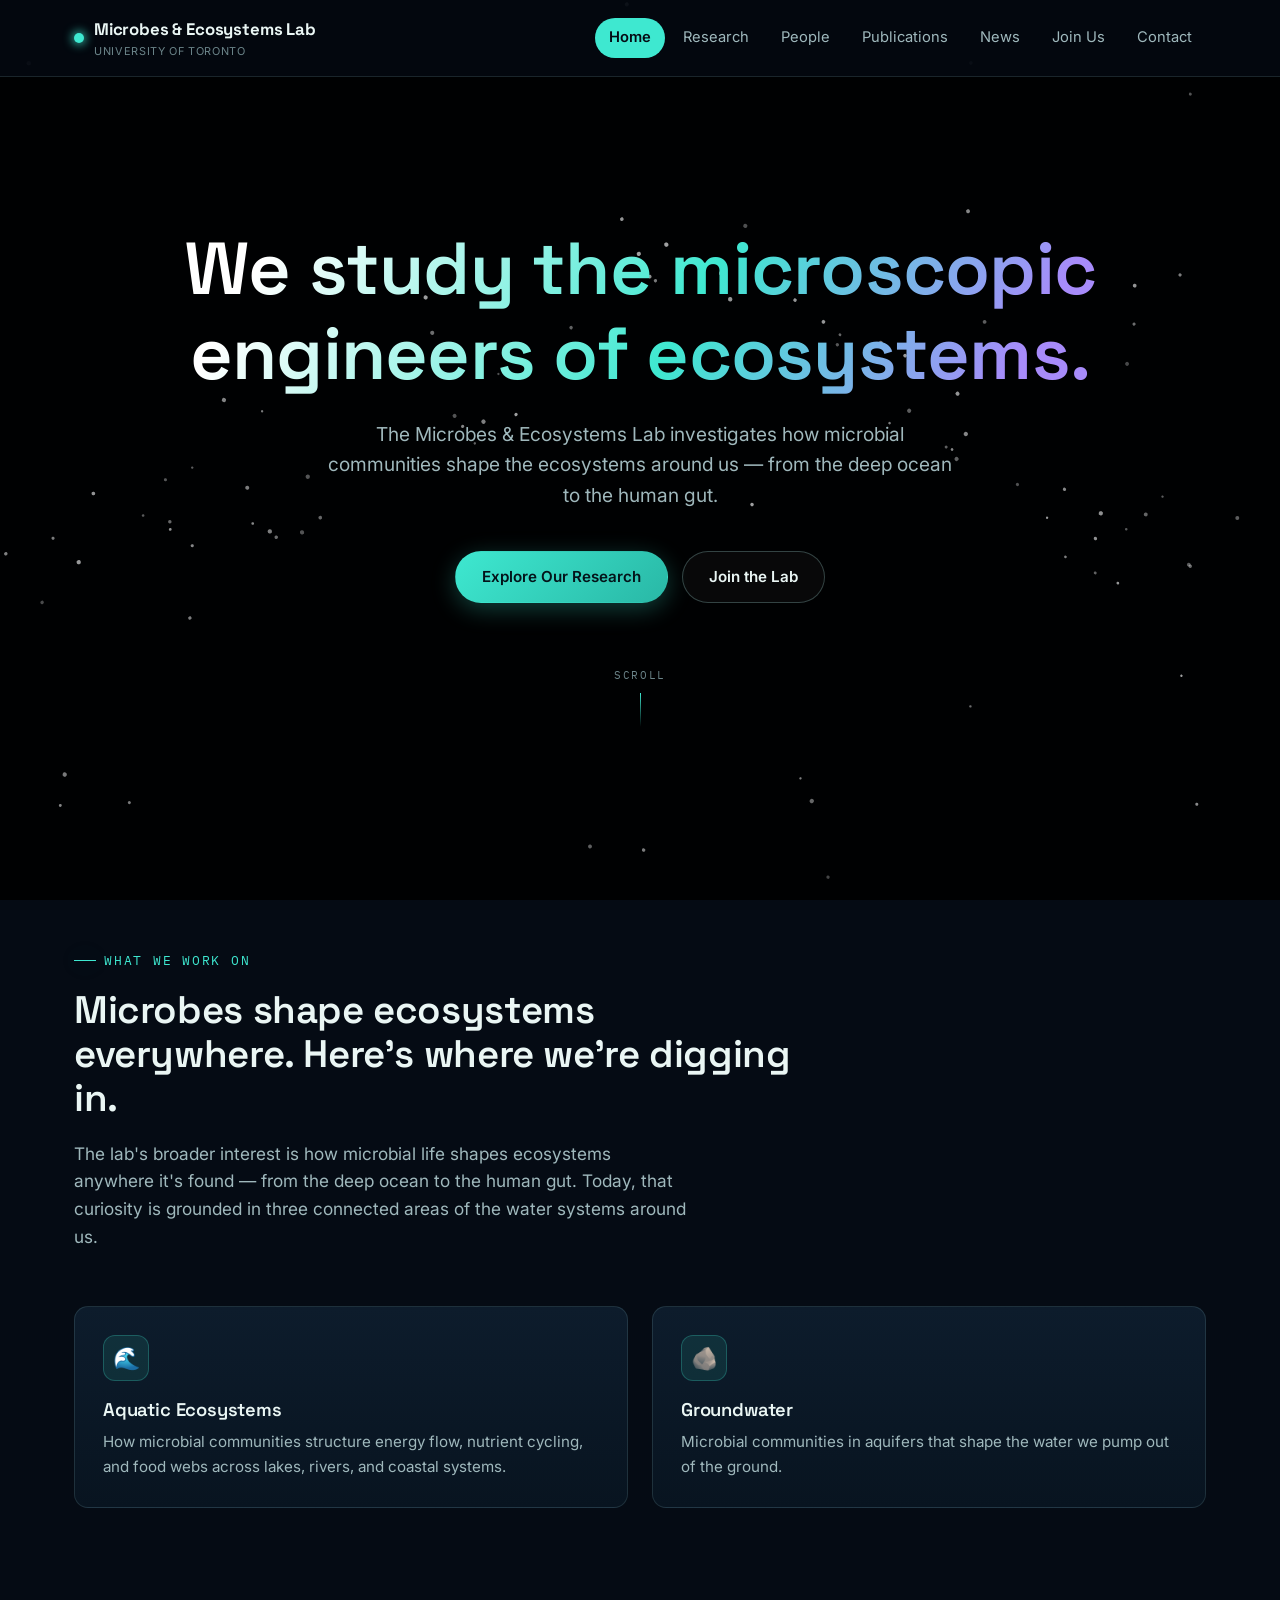
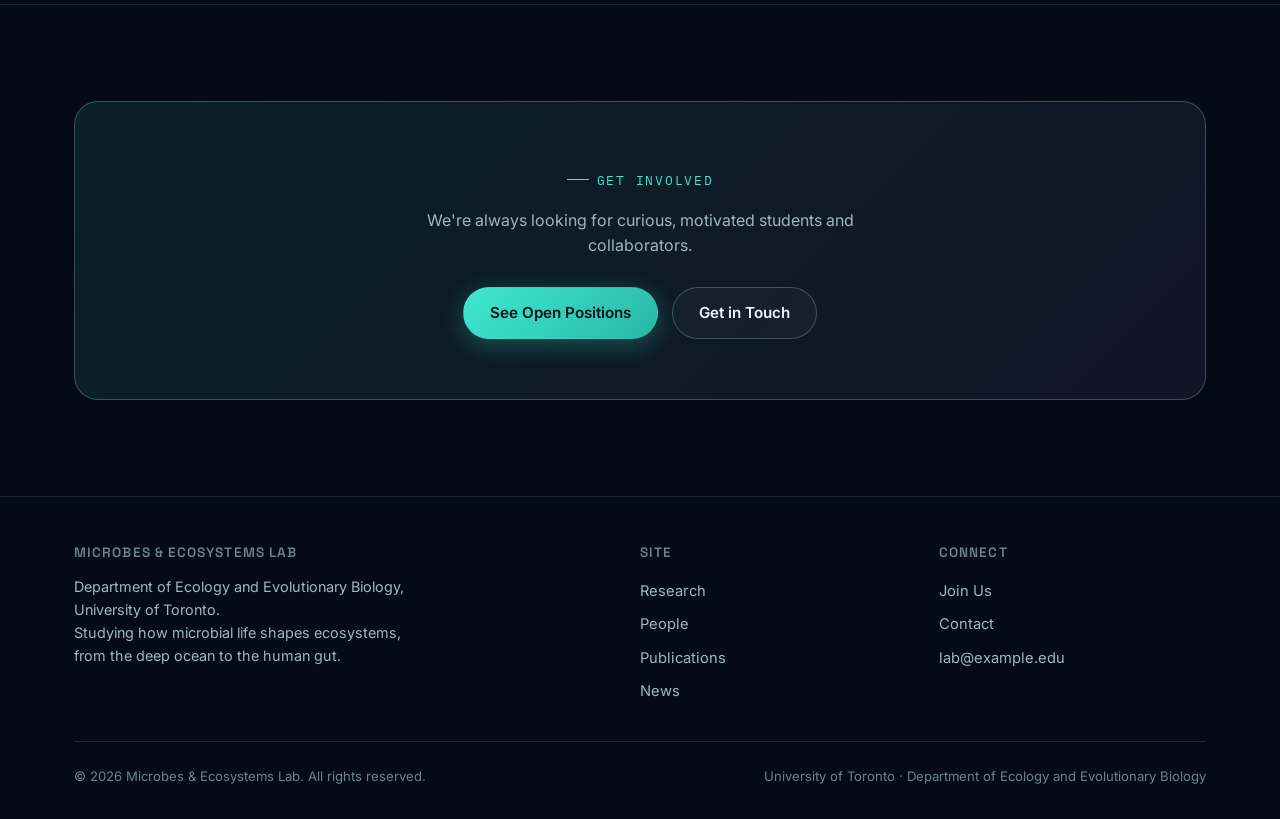
<file: index.html>
<!DOCTYPE html>
<html lang="en">
<head>
  <meta charset="UTF-8" />
  <meta name="viewport" content="width=device-width, initial-scale=1.0" />
  <title>Microbes &amp; Ecosystems Lab — University of Toronto</title>
  <meta name="description" content="The Microbes & Ecosystems Lab studies how microbial life shapes ecosystems from the deep ocean to the human gut, currently grounded in aquatic ecosystems, water quality, and groundwater." />
  <link rel="icon" href="data:image/svg+xml,<svg xmlns=%22http://www.w3.org/2000/svg%22 viewBox=%220 0 100 100%22><circle cx=%2250%22 cy=%2250%22 r=%2240%22 fill=%22%233ee8d0%22/></svg>" />
  <link rel="preconnect" href="https://fonts.googleapis.com" />
  <link rel="preconnect" href="https://fonts.gstatic.com" crossorigin />
  <link href="https://fonts.googleapis.com/css2?family=Space+Grotesk:wght@500;600;700&family=Inter:wght@400;500;600&family=IBM+Plex+Mono:wght@400;500&display=swap" rel="stylesheet" />
  <link rel="stylesheet" href="css/style.css" />
</head>
<body>
  <canvas id="boids-bg" aria-hidden="true"></canvas>

  <div class="page-content">
    <nav class="site-nav">
      <div class="nav-inner">
        <a href="index.html" class="nav-brand">
          <span class="dot"></span>
          <span>
            Microbes &amp; Ecosystems Lab
            <span class="sub">University of Toronto</span>
          </span>
        </a>
        <button class="nav-toggle" aria-label="Toggle navigation" aria-expanded="false">
          <svg viewBox="0 0 24 24" fill="none" stroke="currentColor" stroke-width="2" stroke-linecap="round"><line x1="3" y1="6" x2="21" y2="6"/><line x1="3" y1="12" x2="21" y2="12"/><line x1="3" y1="18" x2="21" y2="18"/></svg>
        </button>
        <div class="nav-links">
          <a href="index.html">Home</a>
          <a href="research.html">Research</a>
          <a href="people.html">People</a>
          <a href="publications.html">Publications</a>
          <a href="news.html">News</a>
          <a href="join.html">Join Us</a>
          <a href="contact.html">Contact</a>
        </div>
      </div>
    </nav>

    <header class="hero container">
      <h1>We study the microscopic engineers of ecosystems.</h1>
      <p class="lede">
        The Microbes &amp; Ecosystems Lab investigates how microbial communities shape the ecosystems around
        us — from the deep ocean to the human gut.
      </p>
      <div class="btn-row" style="justify-content:center;">
        <a href="research.html" class="btn btn-primary">Explore Our Research</a>
        <a href="join.html" class="btn btn-ghost">Join the Lab</a>
      </div>
      <div class="scroll-cue">
        <span>Scroll</span>
        <span class="line"></span>
      </div>
    </header>

    <section class="section">
      <div class="container">
        <div class="section-head">
          <span class="eyebrow">What we work on</span>
          <h2>Microbes shape ecosystems everywhere. Here's where we're digging in.</h2>
          <p>
            The lab's broader interest is how microbial life shapes ecosystems anywhere it's found — from the
            deep ocean to the human gut. Today, that curiosity is grounded in three connected areas of the
            water systems around us.
          </p>
        </div>

        <div class="grid grid-2">
          <div class="card">
            <div class="card-icon">🌊</div>
            <h3>Aquatic Ecosystems</h3>
            <p>How microbial communities structure energy flow, nutrient cycling, and food webs across lakes, rivers, and coastal systems.</p>
          </div>
          <div class="card">
            <div class="card-icon">🪨</div>
            <h3>Groundwater</h3>
            <p>Microbial communities in aquifers that shape the water we pump out of the ground.</p>
          </div>
        </div>
      </div>
    </section>

    <section class="section">
      <div class="container">
        <div class="cta-band">
          <span class="eyebrow" style="justify-content:center;">Get involved</span>
          <p>We're always looking for curious, motivated students and collaborators.</p>
          <div class="btn-row">
            <a href="join.html" class="btn btn-primary">See Open Positions</a>
            <a href="contact.html" class="btn btn-ghost">Get in Touch</a>
          </div>
        </div>
      </div>
    </section>

    <footer class="site-footer">
      <div class="container">
        <div class="footer-grid">
          <div>
            <h4>Microbes &amp; Ecosystems Lab</h4>
            <p style="max-width:340px; font-size:0.9rem;">
              Department of Ecology and Evolutionary Biology, University of Toronto.<br />
              Studying how microbial life shapes ecosystems, from the deep ocean to the human gut.
            </p>
          </div>
          <div>
            <h4>Site</h4>
            <a href="research.html">Research</a>
            <a href="people.html">People</a>
            <a href="publications.html">Publications</a>
            <a href="news.html">News</a>
          </div>
          <div>
            <h4>Connect</h4>
            <a href="join.html">Join Us</a>
            <a href="contact.html">Contact</a>
            <a href="mailto:lab@example.edu">lab@example.edu</a>
          </div>
        </div>
        <div class="footer-bottom">
          <span>&copy; <span data-year></span> Microbes &amp; Ecosystems Lab. All rights reserved.</span>
          <span>University of Toronto · Department of Ecology and Evolutionary Biology</span>
        </div>
      </div>
    </footer>
  </div>

  <script src="js/boids.js"></script>
  <script src="js/main.js"></script>
</body>
</html>
</file>
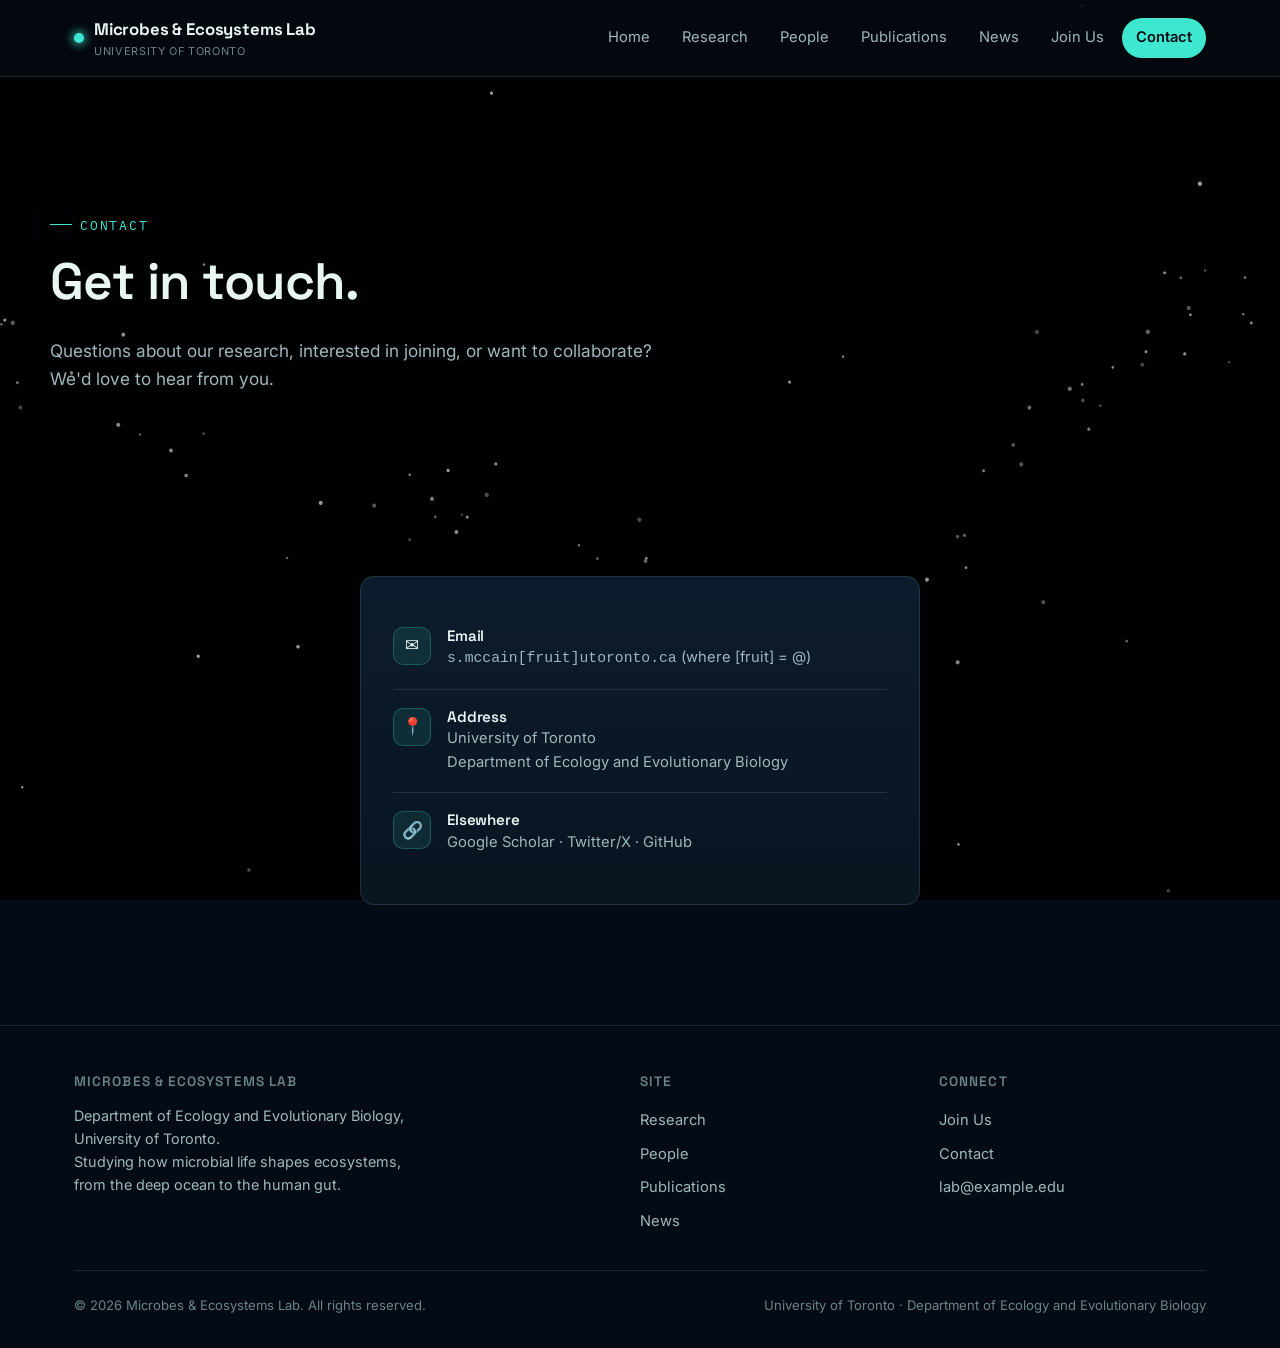
<file: contact.html>
<!DOCTYPE html>
<html lang="en">
<head>
  <meta charset="UTF-8" />
  <meta name="viewport" content="width=device-width, initial-scale=1.0" />
  <title>Contact — Microbes &amp; Ecosystems Lab</title>
  <meta name="description" content="Get in touch with the Microbes & Ecosystems Lab." />
  <link rel="icon" href="data:image/svg+xml,<svg xmlns=%22http://www.w3.org/2000/svg%22 viewBox=%220 0 100 100%22><circle cx=%2250%22 cy=%2250%22 r=%2240%22 fill=%22%233ee8d0%22/></svg>" />
  <link rel="preconnect" href="https://fonts.googleapis.com" />
  <link rel="preconnect" href="https://fonts.gstatic.com" crossorigin />
  <link href="https://fonts.googleapis.com/css2?family=Space+Grotesk:wght@500;600;700&family=Inter:wght@400;500;600&family=IBM+Plex+Mono:wght@400;500&display=swap" rel="stylesheet" />
  <link rel="stylesheet" href="css/style.css" />
</head>
<body>
  <canvas id="boids-bg" aria-hidden="true"></canvas>

  <div class="page-content">
    <nav class="site-nav">
      <div class="nav-inner">
        <a href="index.html" class="nav-brand">
          <span class="dot"></span>
          <span>
            Microbes &amp; Ecosystems Lab
            <span class="sub">University of Toronto</span>
          </span>
        </a>
        <button class="nav-toggle" aria-label="Toggle navigation" aria-expanded="false">
          <svg viewBox="0 0 24 24" fill="none" stroke="currentColor" stroke-width="2" stroke-linecap="round"><line x1="3" y1="6" x2="21" y2="6"/><line x1="3" y1="12" x2="21" y2="12"/><line x1="3" y1="18" x2="21" y2="18"/></svg>
        </button>
        <div class="nav-links">
          <a href="index.html">Home</a>
          <a href="research.html">Research</a>
          <a href="people.html">People</a>
          <a href="publications.html">Publications</a>
          <a href="news.html">News</a>
          <a href="join.html">Join Us</a>
          <a href="contact.html">Contact</a>
        </div>
      </div>
    </nav>

    <header class="page-header container">
      <span class="eyebrow">Contact</span>
      <h1>Get in touch.</h1>
      <p>Questions about our research, interested in joining, or want to collaborate? We'd love to hear from you.</p>
    </header>

    <section class="section">
      <div class="container">
        <div style="max-width:560px; margin:0 auto;">
          <div class="card" style="padding:32px; margin-bottom:24px;">
            <div class="info-row">
              <div class="icon">✉️</div>
              <div>
                <h4>Email</h4>
                <p><code>s.mccain[fruit]utoronto.ca</code> (where [fruit] = @)</p>
              </div>
            </div>
            <div class="info-row">
              <div class="icon">📍</div>
              <div>
                <h4>Address</h4>
                <p>University of Toronto<br />Department of Ecology and Evolutionary Biology</p>
              </div>
            </div>
            <div class="info-row">
              <div class="icon">🔗</div>
              <div>
                <h4>Elsewhere</h4>
                <p><a href="#">Google Scholar</a> · <a href="#">Twitter/X</a> · <a href="#">GitHub</a></p>
              </div>
            </div>
          </div>
        </div>
      </div>
    </section>

    <footer class="site-footer">
      <div class="container">
        <div class="footer-grid">
          <div>
            <h4>Microbes &amp; Ecosystems Lab</h4>
            <p style="max-width:340px; font-size:0.9rem;">
              Department of Ecology and Evolutionary Biology, University of Toronto.<br />
              Studying how microbial life shapes ecosystems, from the deep ocean to the human gut.
            </p>
          </div>
          <div>
            <h4>Site</h4>
            <a href="research.html">Research</a>
            <a href="people.html">People</a>
            <a href="publications.html">Publications</a>
            <a href="news.html">News</a>
          </div>
          <div>
            <h4>Connect</h4>
            <a href="join.html">Join Us</a>
            <a href="contact.html">Contact</a>
            <a href="mailto:lab@example.edu">lab@example.edu</a>
          </div>
        </div>
        <div class="footer-bottom">
          <span>&copy; <span data-year></span> Microbes &amp; Ecosystems Lab. All rights reserved.</span>
          <span>University of Toronto · Department of Ecology and Evolutionary Biology</span>
        </div>
      </div>
    </footer>
  </div>

  <script src="js/boids.js"></script>
  <script src="js/main.js"></script>
</body>
</html>
</file>
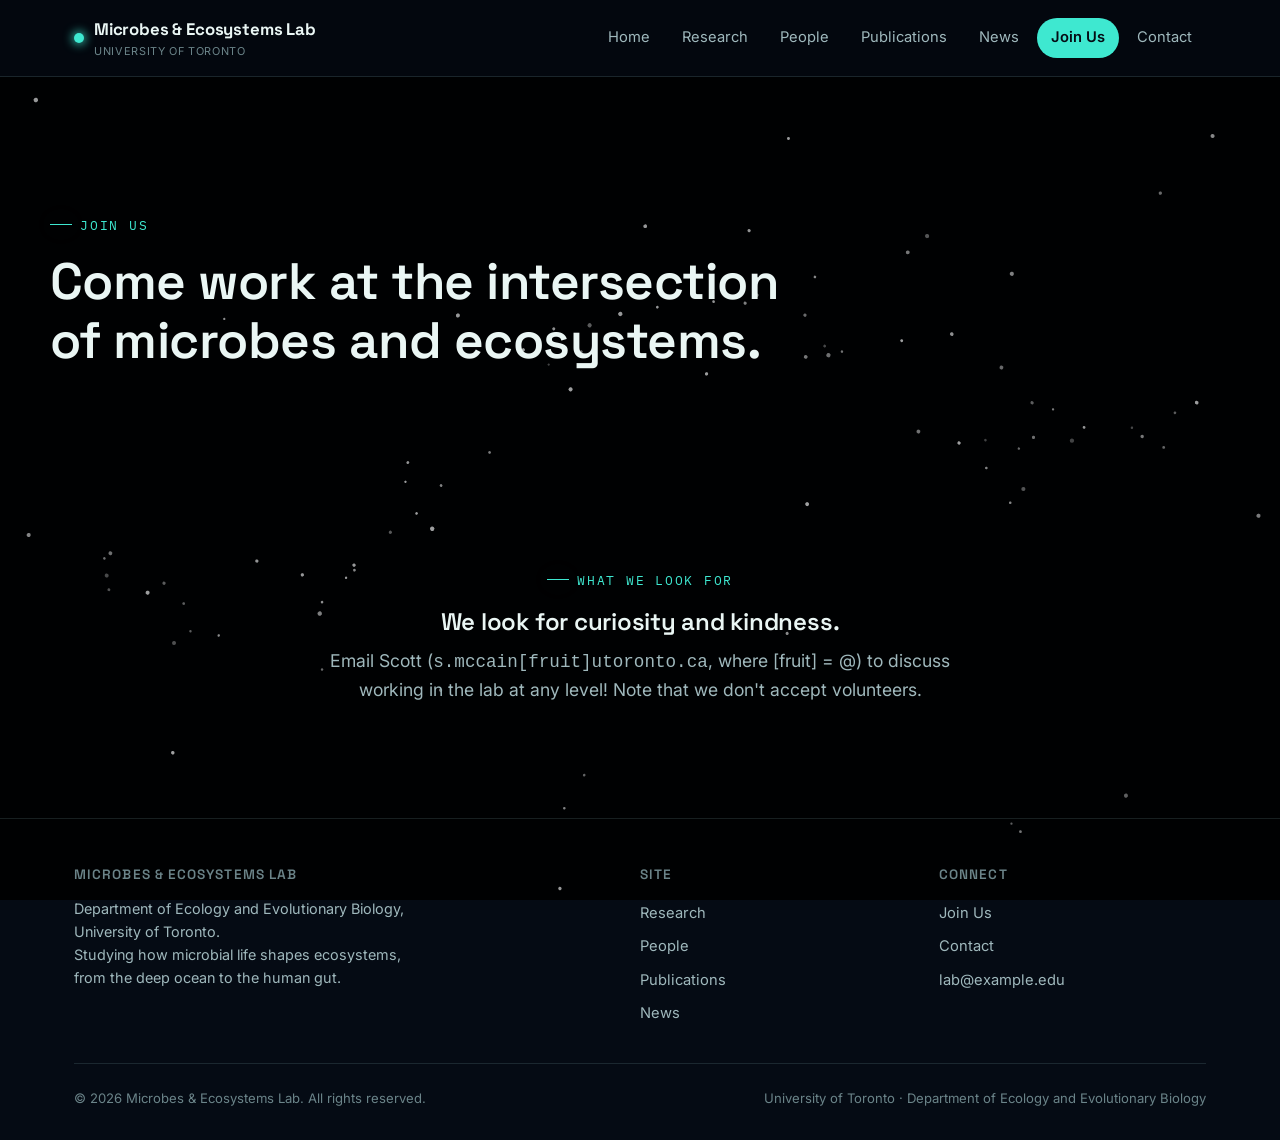
<file: join.html>
<!DOCTYPE html>
<html lang="en">
<head>
  <meta charset="UTF-8" />
  <meta name="viewport" content="width=device-width, initial-scale=1.0" />
  <title>Join Us — Microbes &amp; Ecosystems Lab</title>
  <meta name="description" content="Open positions and how to join the Microbes & Ecosystems Lab." />
  <link rel="icon" href="data:image/svg+xml,<svg xmlns=%22http://www.w3.org/2000/svg%22 viewBox=%220 0 100 100%22><circle cx=%2250%22 cy=%2250%22 r=%2240%22 fill=%22%233ee8d0%22/></svg>" />
  <link rel="preconnect" href="https://fonts.googleapis.com" />
  <link rel="preconnect" href="https://fonts.gstatic.com" crossorigin />
  <link href="https://fonts.googleapis.com/css2?family=Space+Grotesk:wght@500;600;700&family=Inter:wght@400;500;600&family=IBM+Plex+Mono:wght@400;500&display=swap" rel="stylesheet" />
  <link rel="stylesheet" href="css/style.css" />
</head>
<body>
  <canvas id="boids-bg" aria-hidden="true"></canvas>

  <div class="page-content">
    <nav class="site-nav">
      <div class="nav-inner">
        <a href="index.html" class="nav-brand">
          <span class="dot"></span>
          <span>
            Microbes &amp; Ecosystems Lab
            <span class="sub">University of Toronto</span>
          </span>
        </a>
        <button class="nav-toggle" aria-label="Toggle navigation" aria-expanded="false">
          <svg viewBox="0 0 24 24" fill="none" stroke="currentColor" stroke-width="2" stroke-linecap="round"><line x1="3" y1="6" x2="21" y2="6"/><line x1="3" y1="12" x2="21" y2="12"/><line x1="3" y1="18" x2="21" y2="18"/></svg>
        </button>
        <div class="nav-links">
          <a href="index.html">Home</a>
          <a href="research.html">Research</a>
          <a href="people.html">People</a>
          <a href="publications.html">Publications</a>
          <a href="news.html">News</a>
          <a href="join.html">Join Us</a>
          <a href="contact.html">Contact</a>
        </div>
      </div>
    </nav>

    <header class="page-header container">
      <span class="eyebrow">Join Us</span>
      <h1>Come work at the intersection of microbes and ecosystems.</h1>
    </header>

    <section class="section">
      <div class="container text-center" style="max-width:680px; margin:0 auto;">
        <span class="eyebrow" style="justify-content:center;">What we look for</span>
        <h2>We look for curiosity and kindness.</h2>
        <p style="font-size:1.1rem;">
          Email Scott (<code>s.mccain[fruit]utoronto.ca</code>, where [fruit] = @) to discuss working in the lab
          at any level! Note that we don't accept volunteers.
        </p>
      </div>
    </section>

    <footer class="site-footer">
      <div class="container">
        <div class="footer-grid">
          <div>
            <h4>Microbes &amp; Ecosystems Lab</h4>
            <p style="max-width:340px; font-size:0.9rem;">
              Department of Ecology and Evolutionary Biology, University of Toronto.<br />
              Studying how microbial life shapes ecosystems, from the deep ocean to the human gut.
            </p>
          </div>
          <div>
            <h4>Site</h4>
            <a href="research.html">Research</a>
            <a href="people.html">People</a>
            <a href="publications.html">Publications</a>
            <a href="news.html">News</a>
          </div>
          <div>
            <h4>Connect</h4>
            <a href="join.html">Join Us</a>
            <a href="contact.html">Contact</a>
            <a href="mailto:lab@example.edu">lab@example.edu</a>
          </div>
        </div>
        <div class="footer-bottom">
          <span>&copy; <span data-year></span> Microbes &amp; Ecosystems Lab. All rights reserved.</span>
          <span>University of Toronto · Department of Ecology and Evolutionary Biology</span>
        </div>
      </div>
    </footer>
  </div>

  <script src="js/boids.js"></script>
  <script src="js/main.js"></script>
</body>
</html>
</file>
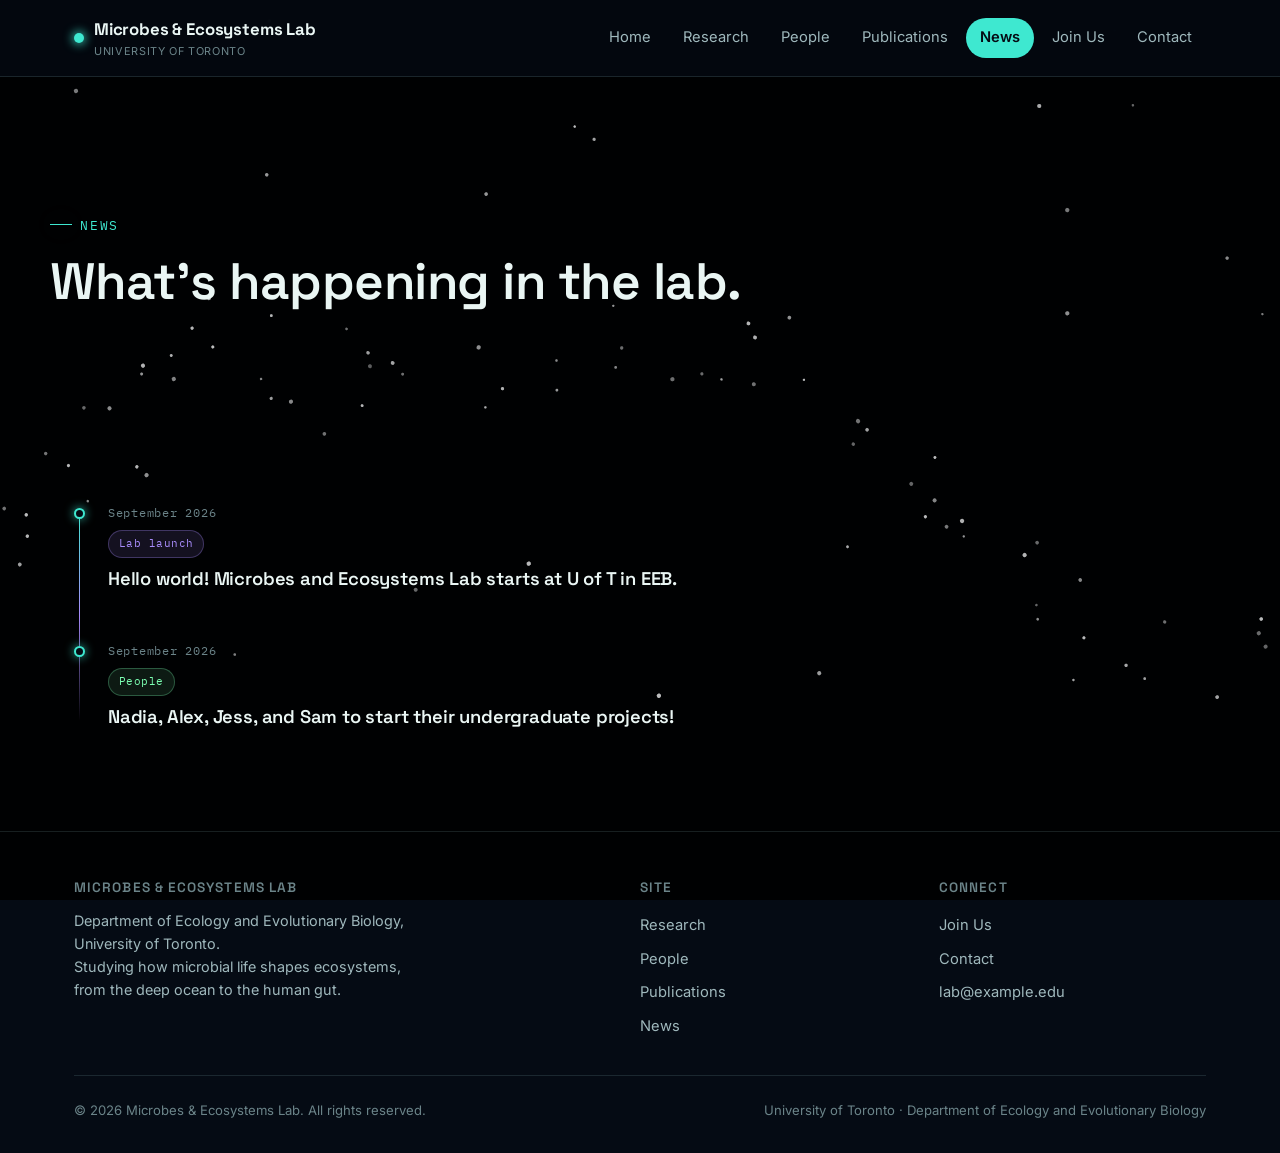
<file: news.html>
<!DOCTYPE html>
<html lang="en">
<head>
  <meta charset="UTF-8" />
  <meta name="viewport" content="width=device-width, initial-scale=1.0" />
  <title>News — Microbes &amp; Ecosystems Lab</title>
  <meta name="description" content="Latest news from the Microbes & Ecosystems Lab." />
  <link rel="icon" href="data:image/svg+xml,<svg xmlns=%22http://www.w3.org/2000/svg%22 viewBox=%220 0 100 100%22><circle cx=%2250%22 cy=%2250%22 r=%2240%22 fill=%22%233ee8d0%22/></svg>" />
  <link rel="preconnect" href="https://fonts.googleapis.com" />
  <link rel="preconnect" href="https://fonts.gstatic.com" crossorigin />
  <link href="https://fonts.googleapis.com/css2?family=Space+Grotesk:wght@500;600;700&family=Inter:wght@400;500;600&family=IBM+Plex+Mono:wght@400;500&display=swap" rel="stylesheet" />
  <link rel="stylesheet" href="css/style.css" />
</head>
<body>
  <canvas id="boids-bg" aria-hidden="true"></canvas>

  <div class="page-content">
    <nav class="site-nav">
      <div class="nav-inner">
        <a href="index.html" class="nav-brand">
          <span class="dot"></span>
          <span>
            Microbes &amp; Ecosystems Lab
            <span class="sub">University of Toronto</span>
          </span>
        </a>
        <button class="nav-toggle" aria-label="Toggle navigation" aria-expanded="false">
          <svg viewBox="0 0 24 24" fill="none" stroke="currentColor" stroke-width="2" stroke-linecap="round"><line x1="3" y1="6" x2="21" y2="6"/><line x1="3" y1="12" x2="21" y2="12"/><line x1="3" y1="18" x2="21" y2="18"/></svg>
        </button>
        <div class="nav-links">
          <a href="index.html">Home</a>
          <a href="research.html">Research</a>
          <a href="people.html">People</a>
          <a href="publications.html">Publications</a>
          <a href="news.html">News</a>
          <a href="join.html">Join Us</a>
          <a href="contact.html">Contact</a>
        </div>
      </div>
    </nav>

    <header class="page-header container">
      <span class="eyebrow">News</span>
      <h1>What's happening in the lab.</h1>
    </header>

    <section class="section">
      <div class="container">
        <div class="news-feed">

          <div class="news-item">
            <span class="news-date">September 2026</span>
            <span class="tag" style="margin-bottom:10px;">Lab launch</span>
            <h3>Hello world! Microbes and Ecosystems Lab starts at U of T in EEB.</h3>
          </div>

          <div class="news-item">
            <span class="news-date">September 2026</span>
            <span class="tag green" style="margin-bottom:10px;">People</span>
            <h3>Nadia, Alex, Jess, and Sam to start their undergraduate projects!</h3>
          </div>

        </div>
      </div>
    </section>

    <footer class="site-footer">
      <div class="container">
        <div class="footer-grid">
          <div>
            <h4>Microbes &amp; Ecosystems Lab</h4>
            <p style="max-width:340px; font-size:0.9rem;">
              Department of Ecology and Evolutionary Biology, University of Toronto.<br />
              Studying how microbial life shapes ecosystems, from the deep ocean to the human gut.
            </p>
          </div>
          <div>
            <h4>Site</h4>
            <a href="research.html">Research</a>
            <a href="people.html">People</a>
            <a href="publications.html">Publications</a>
            <a href="news.html">News</a>
          </div>
          <div>
            <h4>Connect</h4>
            <a href="join.html">Join Us</a>
            <a href="contact.html">Contact</a>
            <a href="mailto:lab@example.edu">lab@example.edu</a>
          </div>
        </div>
        <div class="footer-bottom">
          <span>&copy; <span data-year></span> Microbes &amp; Ecosystems Lab. All rights reserved.</span>
          <span>University of Toronto · Department of Ecology and Evolutionary Biology</span>
        </div>
      </div>
    </footer>
  </div>

  <script src="js/boids.js"></script>
  <script src="js/main.js"></script>
</body>
</html>
</file>
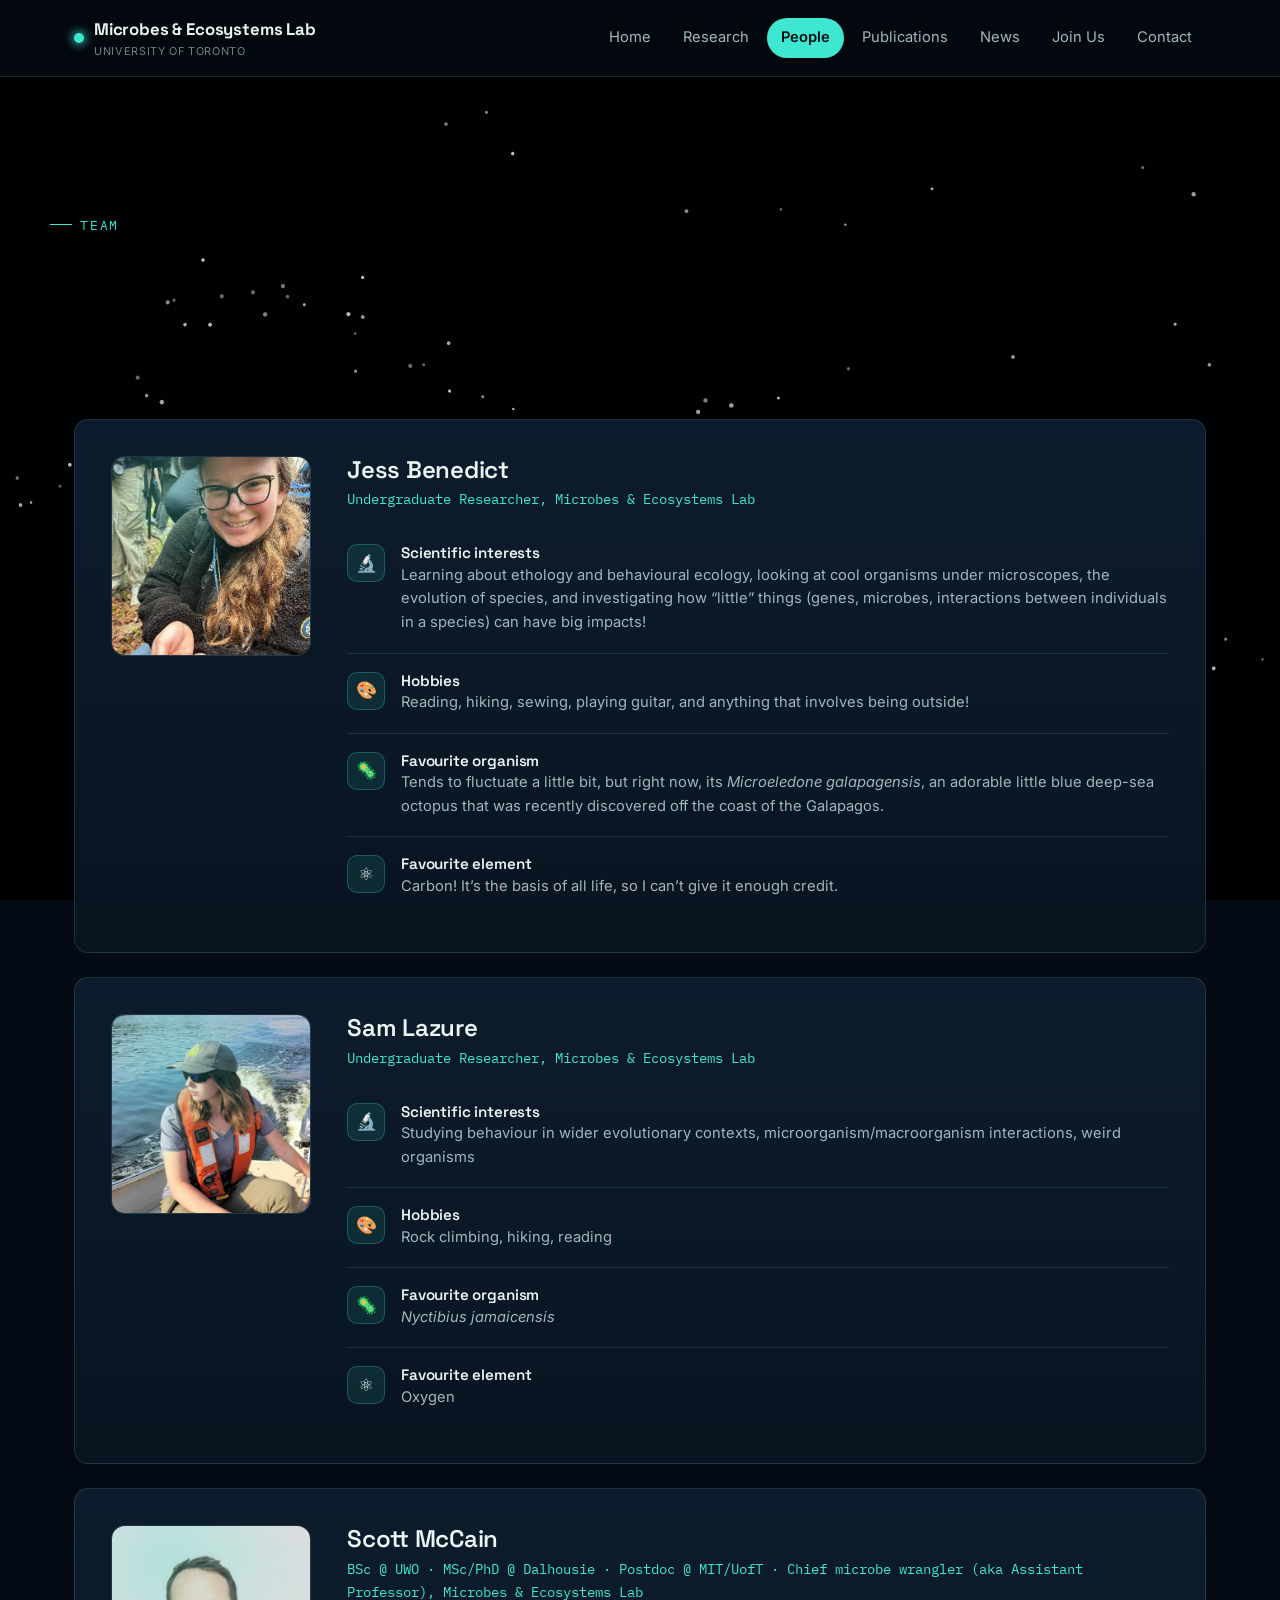
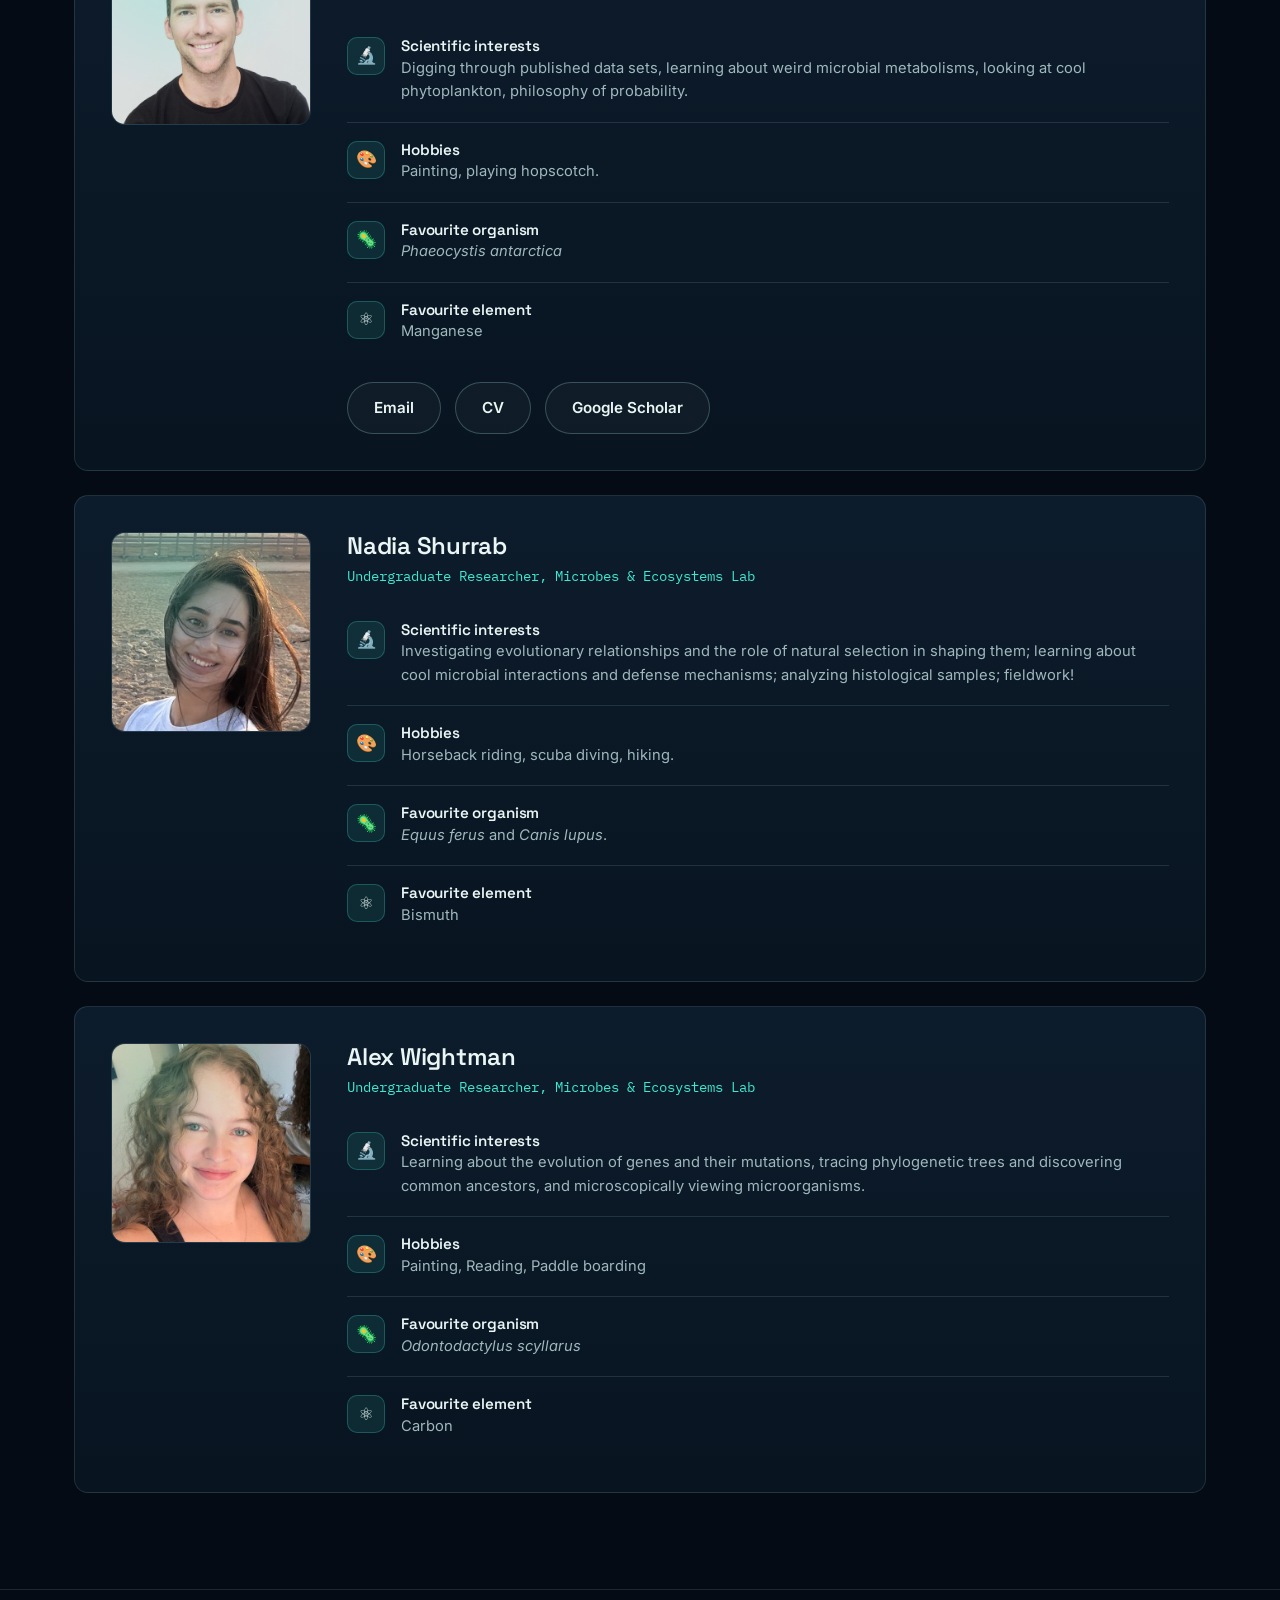
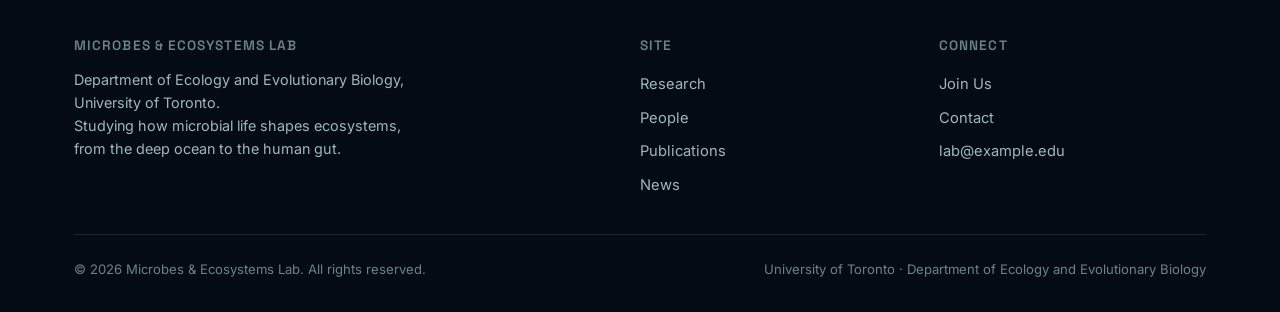
<file: people.html>
<!DOCTYPE html>
<html lang="en">
<head>
  <meta charset="UTF-8" />
  <meta name="viewport" content="width=device-width, initial-scale=1.0" />
  <title>People — Microbes &amp; Ecosystems Lab</title>
  <meta name="description" content="Meet the people of the Microbes & Ecosystems Lab." />
  <link rel="icon" href="data:image/svg+xml,<svg xmlns=%22http://www.w3.org/2000/svg%22 viewBox=%220 0 100 100%22><circle cx=%2250%22 cy=%2250%22 r=%2240%22 fill=%22%233ee8d0%22/></svg>" />
  <link rel="preconnect" href="https://fonts.googleapis.com" />
  <link rel="preconnect" href="https://fonts.gstatic.com" crossorigin />
  <link href="https://fonts.googleapis.com/css2?family=Space+Grotesk:wght@500;600;700&family=Inter:wght@400;500;600&family=IBM+Plex+Mono:wght@400;500&display=swap" rel="stylesheet" />
  <link rel="stylesheet" href="css/style.css" />
</head>
<body>
  <canvas id="boids-bg" aria-hidden="true"></canvas>

  <div class="page-content">
    <nav class="site-nav">
      <div class="nav-inner">
        <a href="index.html" class="nav-brand">
          <span class="dot"></span>
          <span>
            Microbes &amp; Ecosystems Lab
            <span class="sub">University of Toronto</span>
          </span>
        </a>
        <button class="nav-toggle" aria-label="Toggle navigation" aria-expanded="false">
          <svg viewBox="0 0 24 24" fill="none" stroke="currentColor" stroke-width="2" stroke-linecap="round"><line x1="3" y1="6" x2="21" y2="6"/><line x1="3" y1="12" x2="21" y2="12"/><line x1="3" y1="18" x2="21" y2="18"/></svg>
        </button>
        <div class="nav-links">
          <a href="index.html">Home</a>
          <a href="research.html">Research</a>
          <a href="people.html">People</a>
          <a href="publications.html">Publications</a>
          <a href="news.html">News</a>
          <a href="join.html">Join Us</a>
          <a href="contact.html">Contact</a>
        </div>
      </div>
    </nav>

    <header class="page-header container">
      <span class="eyebrow">Team</span>
    </header>

    <section class="section">
      <div class="container team-list">
        <div class="card pi-card">
          <div class="avatar"><img src="assets/people/jess.jpg" alt="Photo of Jess Benedict" loading="lazy" /></div>
          <div>
            <h2 style="margin-bottom:4px;">Jess Benedict</h2>
            <span class="role" style="font-size:0.9rem; margin-bottom:16px;">Undergraduate Researcher, Microbes &amp; Ecosystems Lab</span>
            <div style="margin-top:8px;">
              <div class="info-row">
                <div class="icon">🔬</div>
                <div>
                  <h4>Scientific interests</h4>
                  <p>Learning about ethology and behavioural ecology, looking at cool organisms under microscopes, the evolution of species, and investigating how &ldquo;little&rdquo; things (genes, microbes, interactions between individuals in a species) can have big impacts!</p>
                </div>
              </div>
              <div class="info-row">
                <div class="icon">🎨</div>
                <div>
                  <h4>Hobbies</h4>
                  <p>Reading, hiking, sewing, playing guitar, and anything that involves being outside!</p>
                </div>
              </div>
              <div class="info-row">
                <div class="icon">🦠</div>
                <div>
                  <h4>Favourite organism</h4>
                  <p>Tends to fluctuate a little bit, but right now, its <em>Microeledone galapagensis</em>, an adorable little blue deep-sea octopus that was recently discovered off the coast of the Galapagos.</p>
                </div>
              </div>
              <div class="info-row">
                <div class="icon">⚛️</div>
                <div>
                  <h4>Favourite element</h4>
                  <p>Carbon! It&rsquo;s the basis of all life, so I can&rsquo;t give it enough credit.</p>
                </div>
              </div>
            </div>
          </div>
        </div>
        <div class="card pi-card">
          <div class="avatar"><img src="assets/people/sam.jpg" alt="Photo of Sam Lazure" loading="lazy" /></div>
          <div>
            <h2 style="margin-bottom:4px;">Sam Lazure</h2>
            <span class="role" style="font-size:0.9rem; margin-bottom:16px;">Undergraduate Researcher, Microbes &amp; Ecosystems Lab</span>
            <div style="margin-top:8px;">
              <div class="info-row">
                <div class="icon">🔬</div>
                <div>
                  <h4>Scientific interests</h4>
                  <p>Studying behaviour in wider evolutionary contexts, microorganism/macroorganism interactions, weird organisms</p>
                </div>
              </div>
              <div class="info-row">
                <div class="icon">🎨</div>
                <div>
                  <h4>Hobbies</h4>
                  <p>Rock climbing, hiking, reading</p>
                </div>
              </div>
              <div class="info-row">
                <div class="icon">🦠</div>
                <div>
                  <h4>Favourite organism</h4>
                  <p><em>Nyctibius jamaicensis</em></p>
                </div>
              </div>
              <div class="info-row">
                <div class="icon">⚛️</div>
                <div>
                  <h4>Favourite element</h4>
                  <p>Oxygen</p>
                </div>
              </div>
            </div>
          </div>
        </div>
        <div class="card pi-card">
          <div class="avatar"><img src="assets/people/scott.jpg" alt="Photo of Scott McCain" loading="lazy" /></div>
          <div>
            <h2 style="margin-bottom:4px;">Scott McCain</h2>
            <span class="role" style="font-size:0.9rem; margin-bottom:16px;">
              BSc @ UWO · MSc/PhD @ Dalhousie · Postdoc @ MIT/UofT · Chief microbe wrangler (aka Assistant Professor), Microbes &amp; Ecosystems Lab
            </span>
            <div style="margin-top:8px;">
              <div class="info-row">
                <div class="icon">🔬</div>
                <div>
                  <h4>Scientific interests</h4>
                  <p>Digging through published data sets, learning about weird microbial metabolisms, looking at cool phytoplankton, philosophy of probability.</p>
                </div>
              </div>
              <div class="info-row">
                <div class="icon">🎨</div>
                <div>
                  <h4>Hobbies</h4>
                  <p>Painting, playing hopscotch.</p>
                </div>
              </div>
              <div class="info-row">
                <div class="icon">🦠</div>
                <div>
                  <h4>Favourite organism</h4>
                  <p><em>Phaeocystis antarctica</em></p>
                </div>
              </div>
              <div class="info-row">
                <div class="icon">⚛️</div>
                <div>
                  <h4>Favourite element</h4>
                  <p>Manganese</p>
                </div>
              </div>
            </div>
            <div class="btn-row" style="margin-top:20px;">
              <a href="mailto:pi@example.edu" class="btn btn-ghost">Email</a>
              <a href="#" class="btn btn-ghost">CV</a>
              <a href="#" class="btn btn-ghost">Google Scholar</a>
            </div>
          </div>
        </div>
        <div class="card pi-card">
          <div class="avatar"><img src="assets/people/nadia.jpg" alt="Photo of Nadia Shurrab" loading="lazy" /></div>
          <div>
            <h2 style="margin-bottom:4px;">Nadia Shurrab</h2>
            <span class="role" style="font-size:0.9rem; margin-bottom:16px;">Undergraduate Researcher, Microbes &amp; Ecosystems Lab</span>
            <div style="margin-top:8px;">
              <div class="info-row">
                <div class="icon">🔬</div>
                <div>
                  <h4>Scientific interests</h4>
                  <p>Investigating evolutionary relationships and the role of natural selection in shaping them; learning about cool microbial interactions and defense mechanisms; analyzing histological samples; fieldwork!</p>
                </div>
              </div>
              <div class="info-row">
                <div class="icon">🎨</div>
                <div>
                  <h4>Hobbies</h4>
                  <p>Horseback riding, scuba diving, hiking.</p>
                </div>
              </div>
              <div class="info-row">
                <div class="icon">🦠</div>
                <div>
                  <h4>Favourite organism</h4>
                  <p><em>Equus ferus</em> and <em>Canis lupus</em>.</p>
                </div>
              </div>
              <div class="info-row">
                <div class="icon">⚛️</div>
                <div>
                  <h4>Favourite element</h4>
                  <p>Bismuth</p>
                </div>
              </div>
            </div>
          </div>
        </div>
        <div class="card pi-card">
          <div class="avatar"><img src="assets/people/alex.jpg" alt="Photo of Alex Wightman" loading="lazy" /></div>
          <div>
            <h2 style="margin-bottom:4px;">Alex Wightman</h2>
            <span class="role" style="font-size:0.9rem; margin-bottom:16px;">Undergraduate Researcher, Microbes &amp; Ecosystems Lab</span>
            <div style="margin-top:8px;">
              <div class="info-row">
                <div class="icon">🔬</div>
                <div>
                  <h4>Scientific interests</h4>
                  <p>Learning about the evolution of genes and their mutations, tracing phylogenetic trees and discovering common ancestors, and microscopically viewing microorganisms.</p>
                </div>
              </div>
              <div class="info-row">
                <div class="icon">🎨</div>
                <div>
                  <h4>Hobbies</h4>
                  <p>Painting, Reading, Paddle boarding</p>
                </div>
              </div>
              <div class="info-row">
                <div class="icon">🦠</div>
                <div>
                  <h4>Favourite organism</h4>
                  <p><em>Odontodactylus scyllarus</em></p>
                </div>
              </div>
              <div class="info-row">
                <div class="icon">⚛️</div>
                <div>
                  <h4>Favourite element</h4>
                  <p>Carbon</p>
                </div>
              </div>
            </div>
          </div>
        </div>
      </div>
    </section>

    <footer class="site-footer">
      <div class="container">
        <div class="footer-grid">
          <div>
            <h4>Microbes &amp; Ecosystems Lab</h4>
            <p style="max-width:340px; font-size:0.9rem;">
              Department of Ecology and Evolutionary Biology, University of Toronto.<br />
              Studying how microbial life shapes ecosystems, from the deep ocean to the human gut.
            </p>
          </div>
          <div>
            <h4>Site</h4>
            <a href="research.html">Research</a>
            <a href="people.html">People</a>
            <a href="publications.html">Publications</a>
            <a href="news.html">News</a>
          </div>
          <div>
            <h4>Connect</h4>
            <a href="join.html">Join Us</a>
            <a href="contact.html">Contact</a>
            <a href="mailto:lab@example.edu">lab@example.edu</a>
          </div>
        </div>
        <div class="footer-bottom">
          <span>&copy; <span data-year></span> Microbes &amp; Ecosystems Lab. All rights reserved.</span>
          <span>University of Toronto · Department of Ecology and Evolutionary Biology</span>
        </div>
      </div>
    </footer>
  </div>

  <script src="js/boids.js"></script>
  <script src="js/main.js"></script>
</body>
</html>
</file>
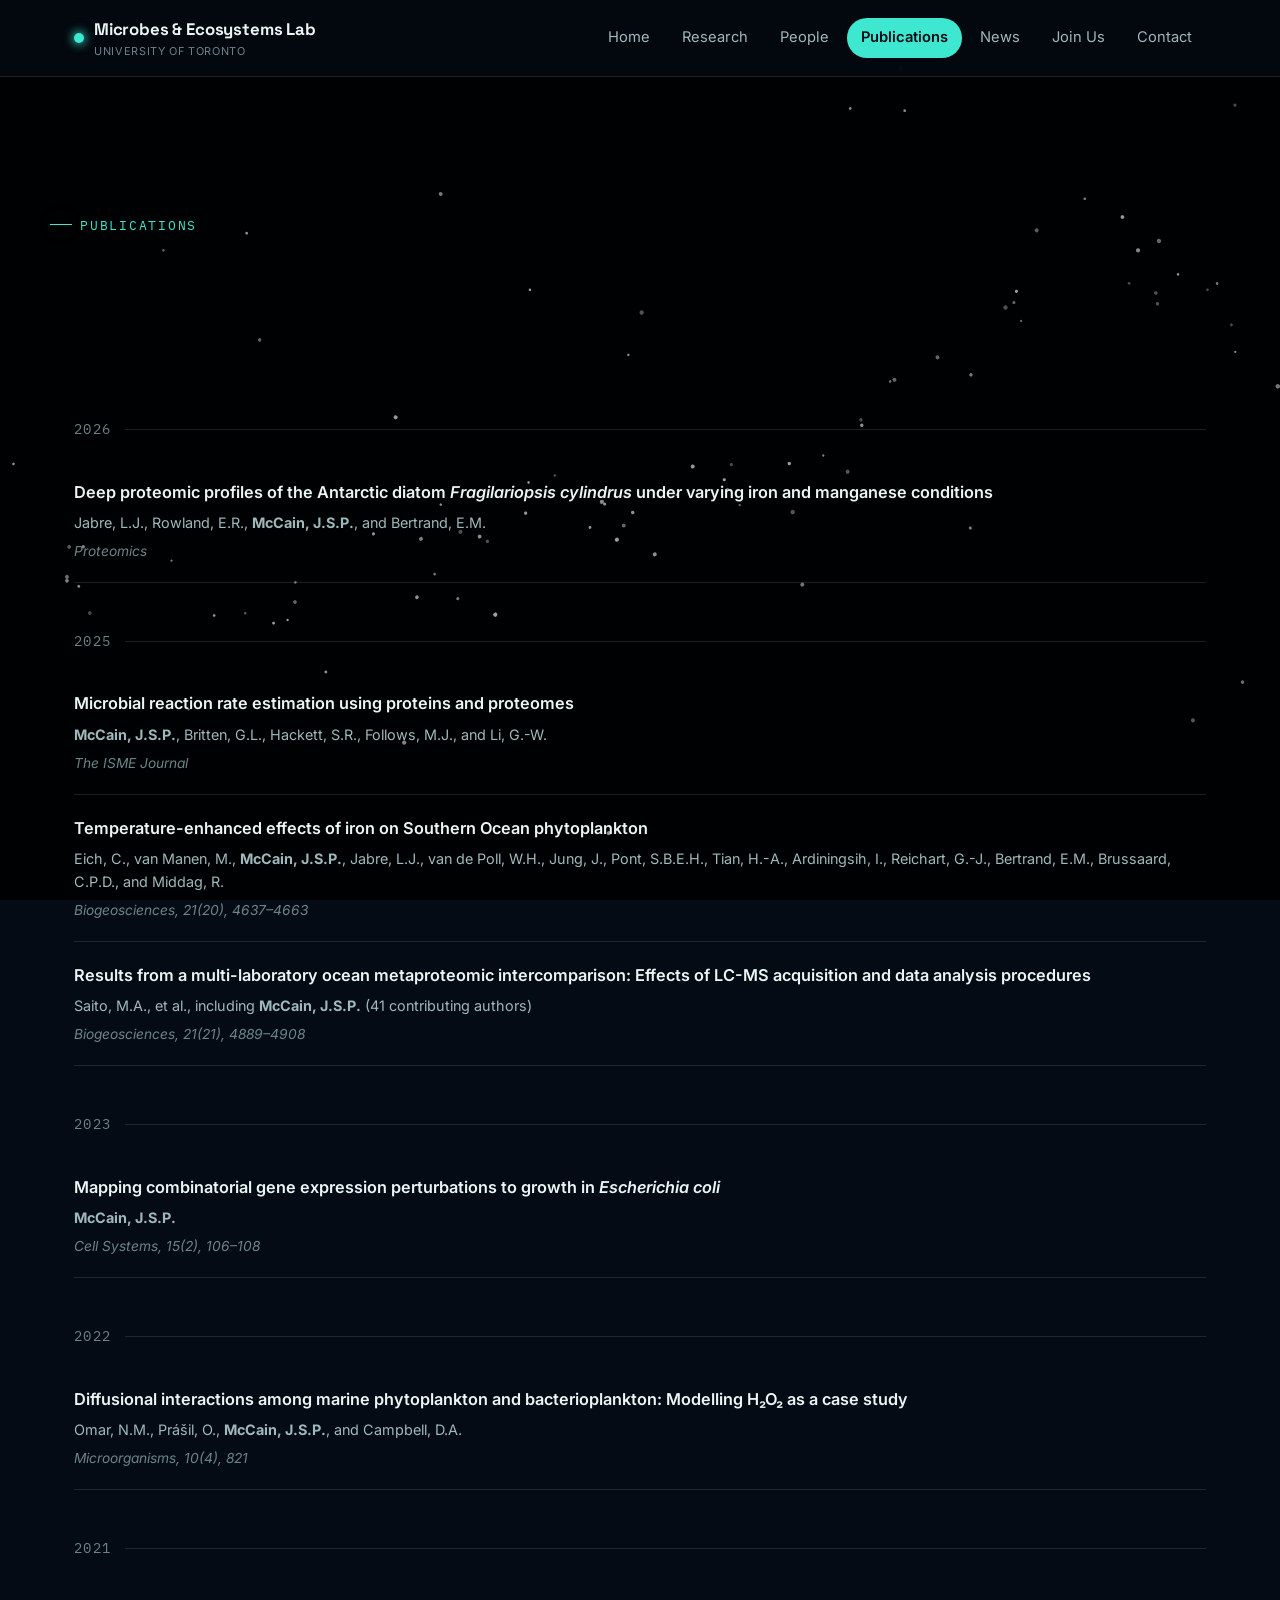
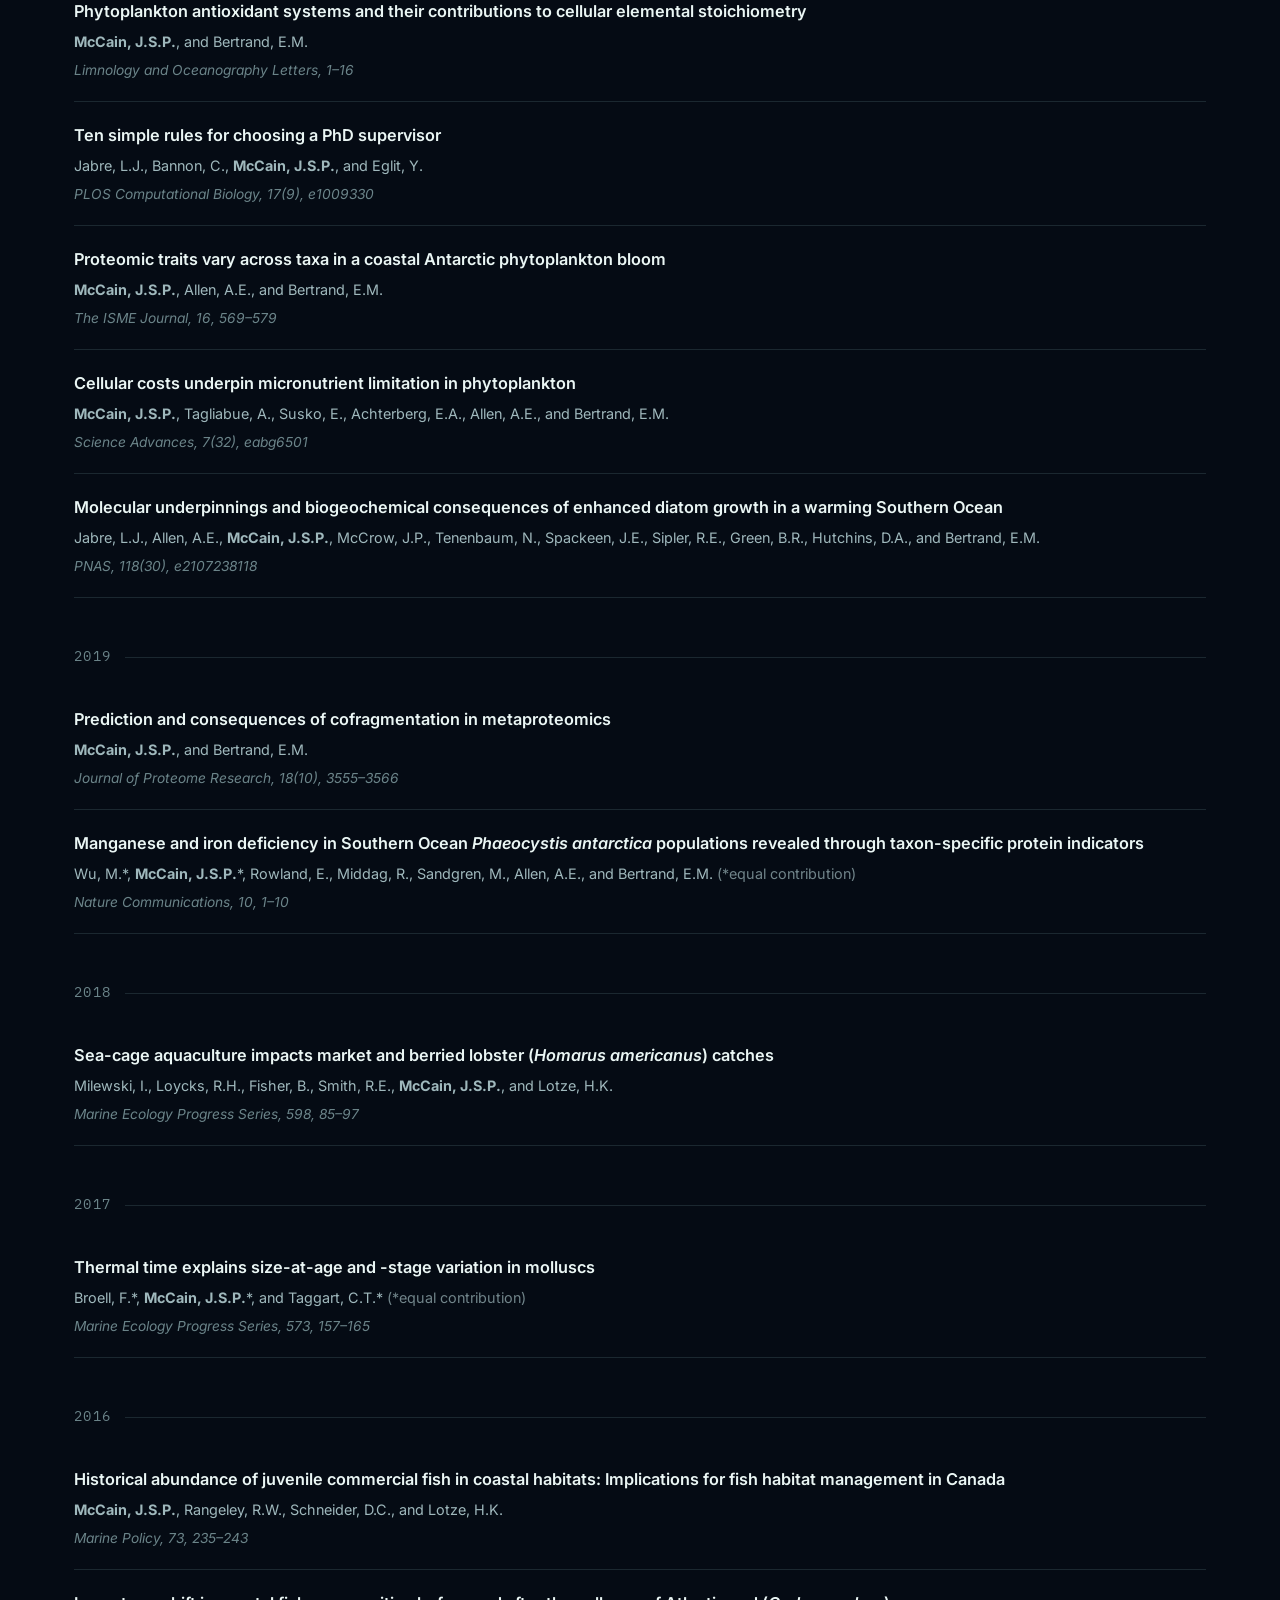
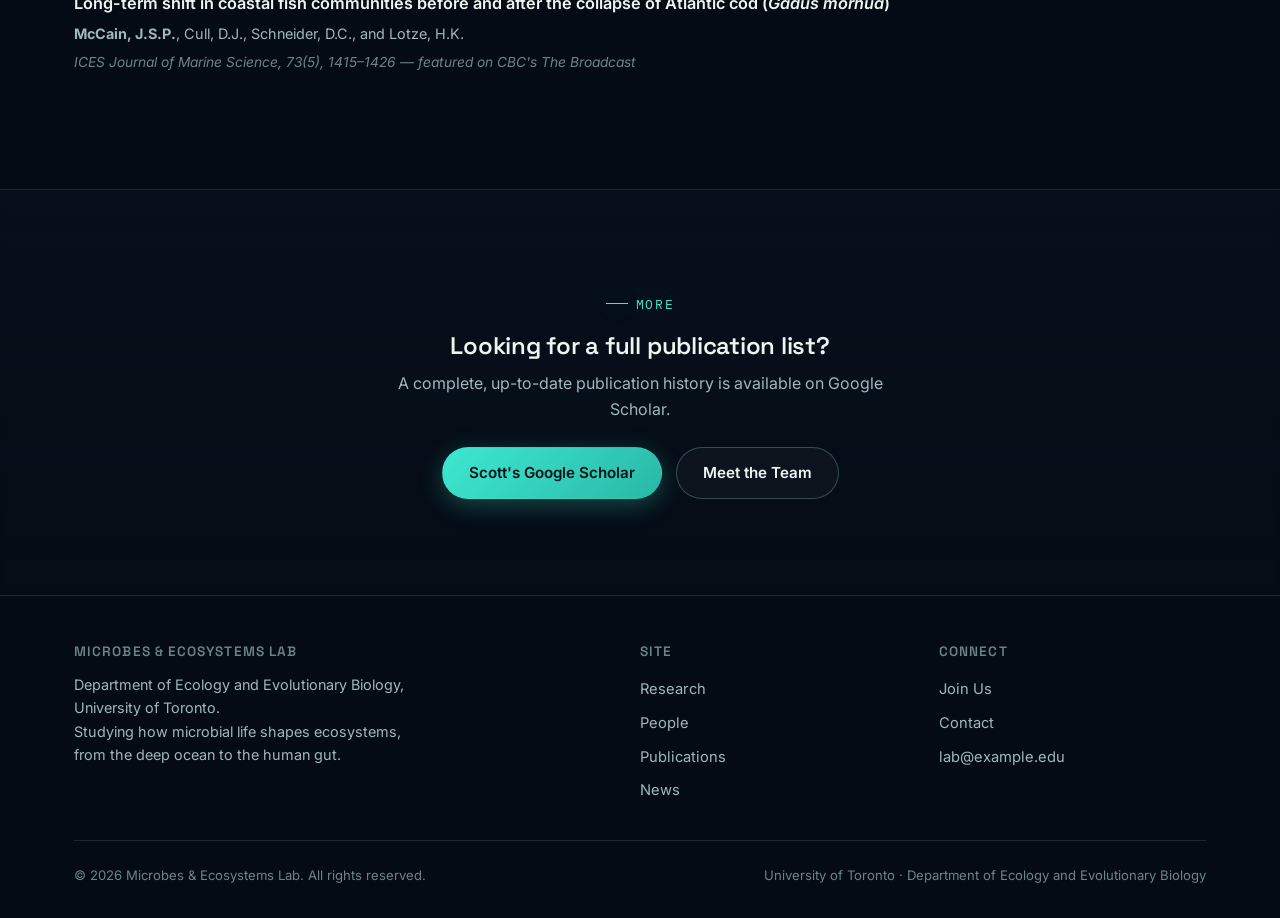
<file: publications.html>
<!DOCTYPE html>
<html lang="en">
<head>
  <meta charset="UTF-8" />
  <meta name="viewport" content="width=device-width, initial-scale=1.0" />
  <title>Publications — Microbes &amp; Ecosystems Lab</title>
  <meta name="description" content="Peer-reviewed publications from the Microbes & Ecosystems Lab, spanning phytoplankton physiology, metaproteomics, and microbial biogeochemistry." />
  <link rel="icon" href="data:image/svg+xml,<svg xmlns=%22http://www.w3.org/2000/svg%22 viewBox=%220 0 100 100%22><circle cx=%2250%22 cy=%2250%22 r=%2240%22 fill=%22%233ee8d0%22/></svg>" />
  <link rel="preconnect" href="https://fonts.googleapis.com" />
  <link rel="preconnect" href="https://fonts.gstatic.com" crossorigin />
  <link href="https://fonts.googleapis.com/css2?family=Space+Grotesk:wght@500;600;700&family=Inter:wght@400;500;600&family=IBM+Plex+Mono:wght@400;500&display=swap" rel="stylesheet" />
  <link rel="stylesheet" href="css/style.css" />
</head>
<body>
  <canvas id="boids-bg" aria-hidden="true"></canvas>

  <div class="page-content">
    <nav class="site-nav">
      <div class="nav-inner">
        <a href="index.html" class="nav-brand">
          <span class="dot"></span>
          <span>
            Microbes &amp; Ecosystems Lab
            <span class="sub">University of Toronto</span>
          </span>
        </a>
        <button class="nav-toggle" aria-label="Toggle navigation" aria-expanded="false">
          <svg viewBox="0 0 24 24" fill="none" stroke="currentColor" stroke-width="2" stroke-linecap="round"><line x1="3" y1="6" x2="21" y2="6"/><line x1="3" y1="12" x2="21" y2="12"/><line x1="3" y1="18" x2="21" y2="18"/></svg>
        </button>
        <div class="nav-links">
          <a href="index.html">Home</a>
          <a href="research.html">Research</a>
          <a href="people.html">People</a>
          <a href="publications.html">Publications</a>
          <a href="news.html">News</a>
          <a href="join.html">Join Us</a>
          <a href="contact.html">Contact</a>
        </div>
      </div>
    </nav>

    <header class="page-header container">
      <span class="eyebrow">Publications</span>
    </header>

    <section class="section">
      <div class="container">

        <div class="pub-year">2026</div>

        <div class="pub-item">
          <div>
            <div class="pub-title">Deep proteomic profiles of the Antarctic diatom <em>Fragilariopsis cylindrus</em> under varying iron and manganese conditions</div>
            <div class="pub-authors">Jabre, L.J., Rowland, E.R., <strong>McCain, J.S.P.</strong>, and Bertrand, E.M.</div>
            <div class="pub-venue">Proteomics</div>
          </div>
        </div>

        <div class="pub-year">2025</div>

        <div class="pub-item">
          <div>
            <div class="pub-title">Microbial reaction rate estimation using proteins and proteomes</div>
            <div class="pub-authors"><strong>McCain, J.S.P.</strong>, Britten, G.L., Hackett, S.R., Follows, M.J., and Li, G.-W.</div>
            <div class="pub-venue">The ISME Journal</div>
          </div>
        </div>

        <div class="pub-item">
          <div>
            <div class="pub-title">Temperature-enhanced effects of iron on Southern Ocean phytoplankton</div>
            <div class="pub-authors">Eich, C., van Manen, M., <strong>McCain, J.S.P.</strong>, Jabre, L.J., van de Poll, W.H., Jung, J., Pont, S.B.E.H., Tian, H.-A., Ardiningsih, I., Reichart, G.-J., Bertrand, E.M., Brussaard, C.P.D., and Middag, R.</div>
            <div class="pub-venue">Biogeosciences, 21(20), 4637–4663</div>
          </div>
        </div>

        <div class="pub-item">
          <div>
            <div class="pub-title">Results from a multi-laboratory ocean metaproteomic intercomparison: Effects of LC-MS acquisition and data analysis procedures</div>
            <div class="pub-authors">Saito, M.A., et al., including <strong>McCain, J.S.P.</strong> (41 contributing authors)</div>
            <div class="pub-venue">Biogeosciences, 21(21), 4889–4908</div>
          </div>
        </div>

        <div class="pub-year">2023</div>

        <div class="pub-item">
          <div>
            <div class="pub-title">Mapping combinatorial gene expression perturbations to growth in <em>Escherichia coli</em></div>
            <div class="pub-authors"><strong>McCain, J.S.P.</strong></div>
            <div class="pub-venue">Cell Systems, 15(2), 106–108</div>
          </div>
        </div>

        <div class="pub-year">2022</div>

        <div class="pub-item">
          <div>
            <div class="pub-title">Diffusional interactions among marine phytoplankton and bacterioplankton: Modelling H₂O₂ as a case study</div>
            <div class="pub-authors">Omar, N.M., Prášil, O., <strong>McCain, J.S.P.</strong>, and Campbell, D.A.</div>
            <div class="pub-venue">Microorganisms, 10(4), 821</div>
          </div>
        </div>

        <div class="pub-year">2021</div>

        <div class="pub-item">
          <div>
            <div class="pub-title">Phytoplankton antioxidant systems and their contributions to cellular elemental stoichiometry</div>
            <div class="pub-authors"><strong>McCain, J.S.P.</strong>, and Bertrand, E.M.</div>
            <div class="pub-venue">Limnology and Oceanography Letters, 1–16</div>
          </div>
        </div>

        <div class="pub-item">
          <div>
            <div class="pub-title">Ten simple rules for choosing a PhD supervisor</div>
            <div class="pub-authors">Jabre, L.J., Bannon, C., <strong>McCain, J.S.P.</strong>, and Eglit, Y.</div>
            <div class="pub-venue">PLOS Computational Biology, 17(9), e1009330</div>
          </div>
        </div>

        <div class="pub-item">
          <div>
            <div class="pub-title">Proteomic traits vary across taxa in a coastal Antarctic phytoplankton bloom</div>
            <div class="pub-authors"><strong>McCain, J.S.P.</strong>, Allen, A.E., and Bertrand, E.M.</div>
            <div class="pub-venue">The ISME Journal, 16, 569–579</div>
          </div>
        </div>

        <div class="pub-item">
          <div>
            <div class="pub-title">Cellular costs underpin micronutrient limitation in phytoplankton</div>
            <div class="pub-authors"><strong>McCain, J.S.P.</strong>, Tagliabue, A., Susko, E., Achterberg, E.A., Allen, A.E., and Bertrand, E.M.</div>
            <div class="pub-venue">Science Advances, 7(32), eabg6501</div>
          </div>
        </div>

        <div class="pub-item">
          <div>
            <div class="pub-title">Molecular underpinnings and biogeochemical consequences of enhanced diatom growth in a warming Southern Ocean</div>
            <div class="pub-authors">Jabre, L.J., Allen, A.E., <strong>McCain, J.S.P.</strong>, McCrow, J.P., Tenenbaum, N., Spackeen, J.E., Sipler, R.E., Green, B.R., Hutchins, D.A., and Bertrand, E.M.</div>
            <div class="pub-venue">PNAS, 118(30), e2107238118</div>
          </div>
        </div>

        <div class="pub-year">2019</div>

        <div class="pub-item">
          <div>
            <div class="pub-title">Prediction and consequences of cofragmentation in metaproteomics</div>
            <div class="pub-authors"><strong>McCain, J.S.P.</strong>, and Bertrand, E.M.</div>
            <div class="pub-venue">Journal of Proteome Research, 18(10), 3555–3566</div>
          </div>
        </div>

        <div class="pub-item">
          <div>
            <div class="pub-title">Manganese and iron deficiency in Southern Ocean <em>Phaeocystis antarctica</em> populations revealed through taxon-specific protein indicators</div>
            <div class="pub-authors">Wu, M.*, <strong>McCain, J.S.P.</strong>*, Rowland, E., Middag, R., Sandgren, M., Allen, A.E., and Bertrand, E.M. <span style="opacity:0.7;">(*equal contribution)</span></div>
            <div class="pub-venue">Nature Communications, 10, 1–10</div>
          </div>
        </div>

        <div class="pub-year">2018</div>

        <div class="pub-item">
          <div>
            <div class="pub-title">Sea-cage aquaculture impacts market and berried lobster (<em>Homarus americanus</em>) catches</div>
            <div class="pub-authors">Milewski, I., Loycks, R.H., Fisher, B., Smith, R.E., <strong>McCain, J.S.P.</strong>, and Lotze, H.K.</div>
            <div class="pub-venue">Marine Ecology Progress Series, 598, 85–97</div>
          </div>
        </div>

        <div class="pub-year">2017</div>

        <div class="pub-item">
          <div>
            <div class="pub-title">Thermal time explains size-at-age and -stage variation in molluscs</div>
            <div class="pub-authors">Broell, F.*, <strong>McCain, J.S.P.</strong>*, and Taggart, C.T.* <span style="opacity:0.7;">(*equal contribution)</span></div>
            <div class="pub-venue">Marine Ecology Progress Series, 573, 157–165</div>
          </div>
        </div>

        <div class="pub-year">2016</div>

        <div class="pub-item">
          <div>
            <div class="pub-title">Historical abundance of juvenile commercial fish in coastal habitats: Implications for fish habitat management in Canada</div>
            <div class="pub-authors"><strong>McCain, J.S.P.</strong>, Rangeley, R.W., Schneider, D.C., and Lotze, H.K.</div>
            <div class="pub-venue">Marine Policy, 73, 235–243</div>
          </div>
        </div>

        <div class="pub-item">
          <div>
            <div class="pub-title">Long-term shift in coastal fish communities before and after the collapse of Atlantic cod (<em>Gadus morhua</em>)</div>
            <div class="pub-authors"><strong>McCain, J.S.P.</strong>, Cull, D.J., Schneider, D.C., and Lotze, H.K.</div>
            <div class="pub-venue">ICES Journal of Marine Science, 73(5), 1415–1426 — featured on CBC's <em>The Broadcast</em></div>
          </div>
        </div>

      </div>
    </section>

    <section class="section section-alt">
      <div class="container text-center">
        <span class="eyebrow" style="justify-content:center;">More</span>
        <h2>Looking for a full publication list?</h2>
        <p style="max-width:520px; margin:0 auto 24px;">A complete, up-to-date publication history is available on Google Scholar.</p>
        <div class="btn-row" style="justify-content:center;">
          <a href="https://scholar.google.ca/citations?user=kXQUQxEAAAAJ&hl=en" class="btn btn-primary" target="_blank" rel="noopener">Scott's Google Scholar</a>
          <a href="people.html" class="btn btn-ghost">Meet the Team</a>
        </div>
      </div>
    </section>

    <footer class="site-footer">
      <div class="container">
        <div class="footer-grid">
          <div>
            <h4>Microbes &amp; Ecosystems Lab</h4>
            <p style="max-width:340px; font-size:0.9rem;">
              Department of Ecology and Evolutionary Biology, University of Toronto.<br />
              Studying how microbial life shapes ecosystems, from the deep ocean to the human gut.
            </p>
          </div>
          <div>
            <h4>Site</h4>
            <a href="research.html">Research</a>
            <a href="people.html">People</a>
            <a href="publications.html">Publications</a>
            <a href="news.html">News</a>
          </div>
          <div>
            <h4>Connect</h4>
            <a href="join.html">Join Us</a>
            <a href="contact.html">Contact</a>
            <a href="mailto:lab@example.edu">lab@example.edu</a>
          </div>
        </div>
        <div class="footer-bottom">
          <span>&copy; <span data-year></span> Microbes &amp; Ecosystems Lab. All rights reserved.</span>
          <span>University of Toronto · Department of Ecology and Evolutionary Biology</span>
        </div>
      </div>
    </footer>
  </div>

  <script src="js/boids.js"></script>
  <script src="js/main.js"></script>
</body>
</html>
</file>
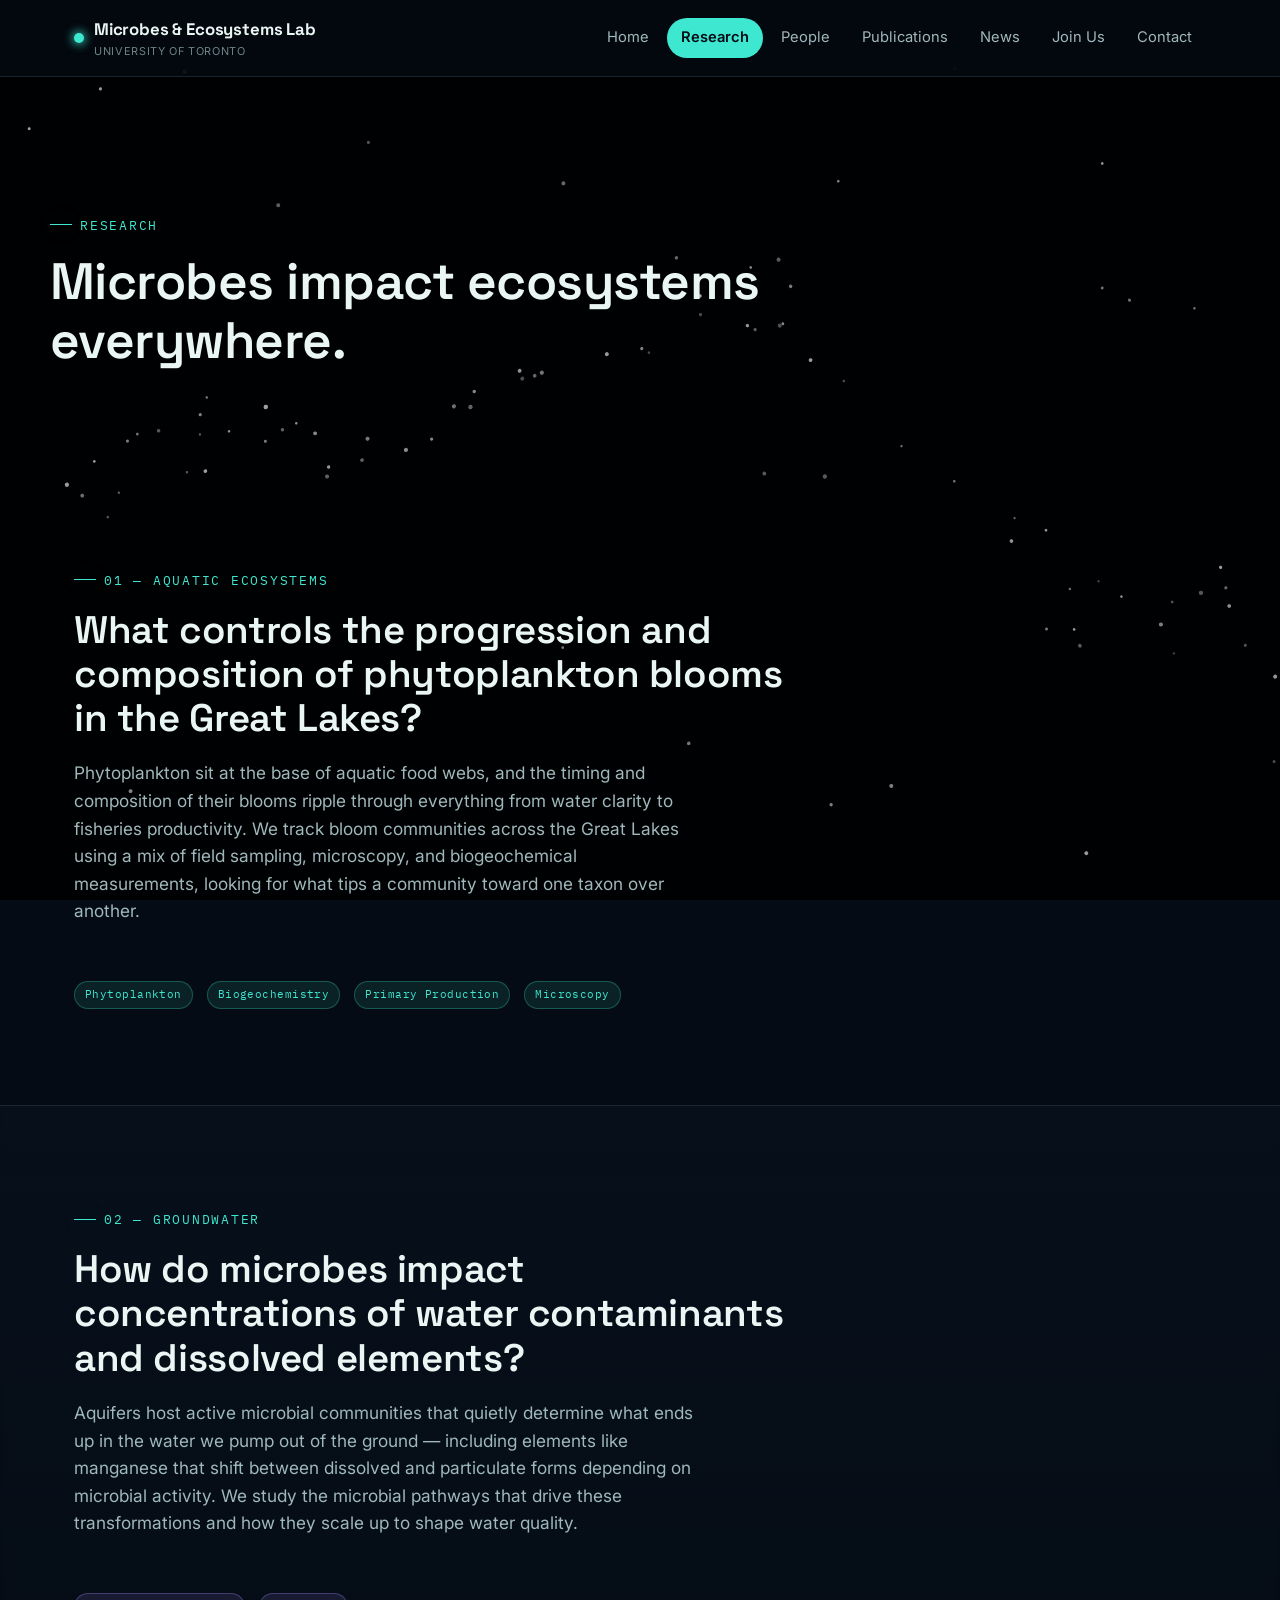
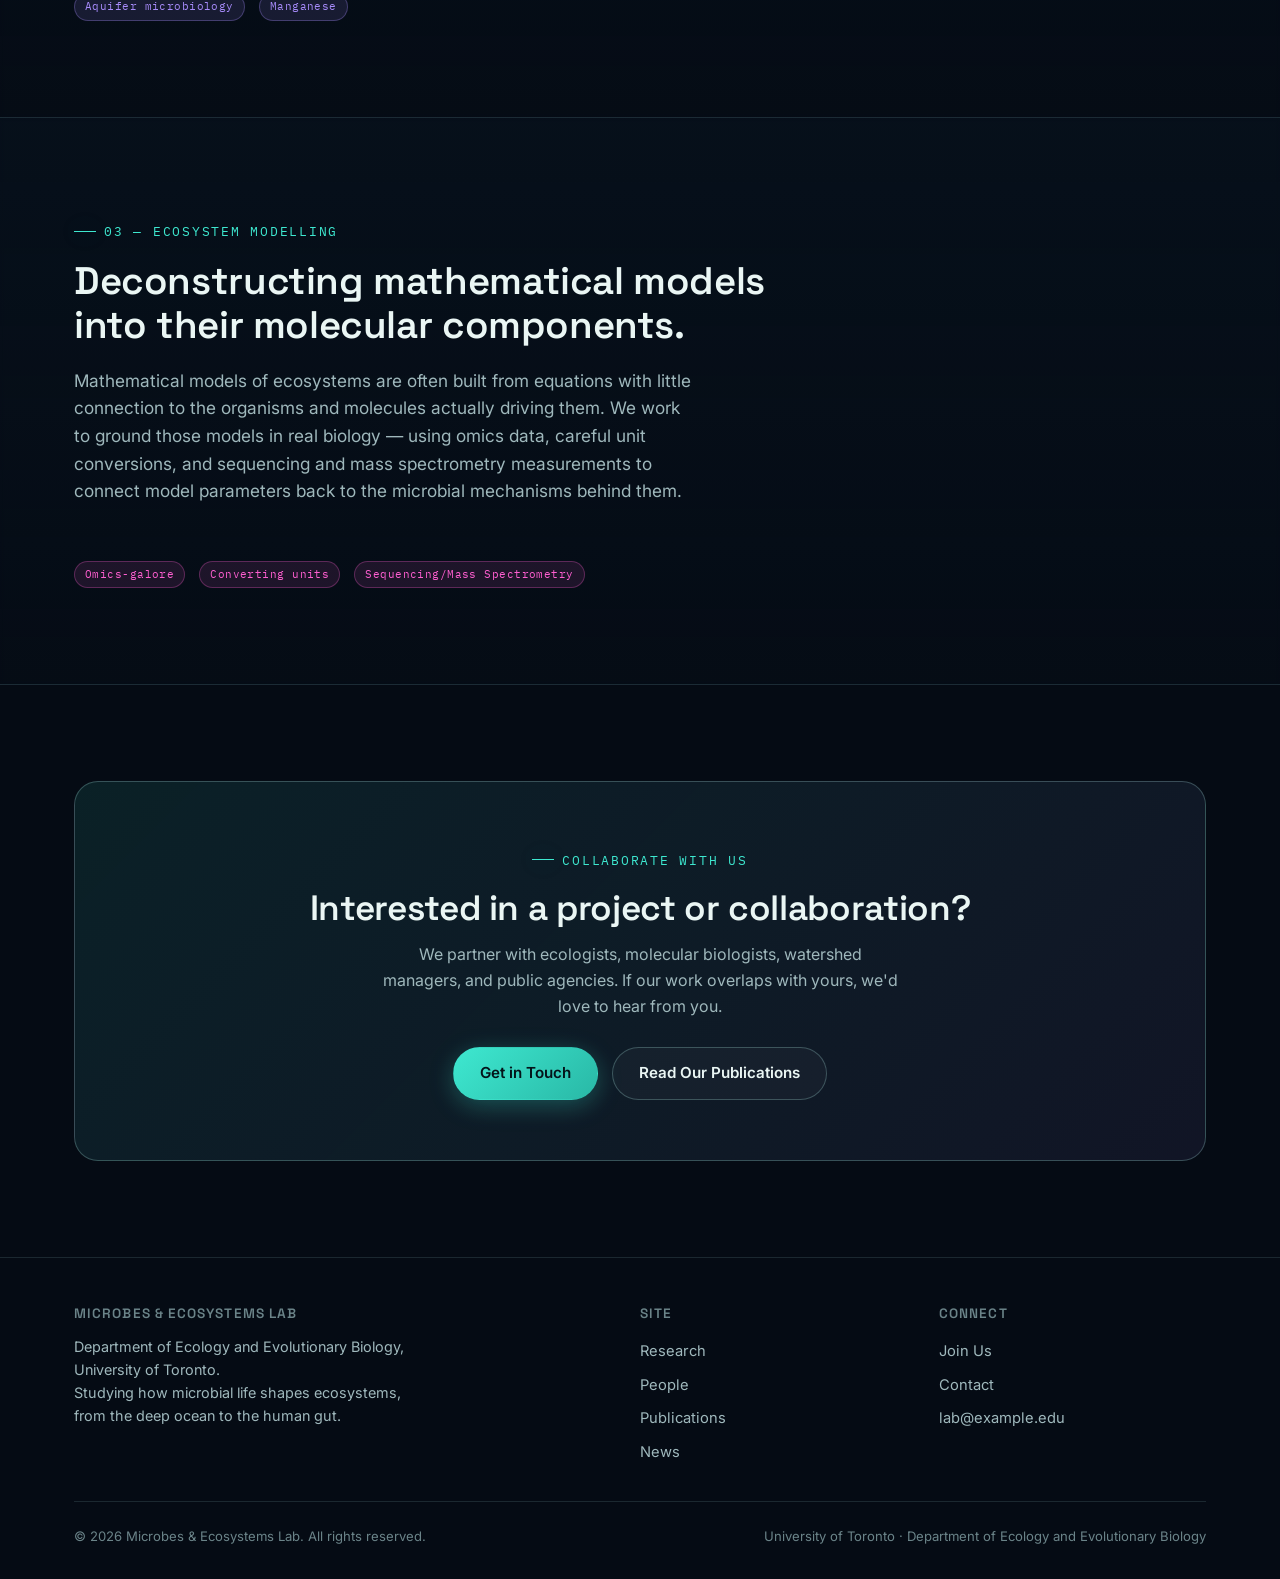
<file: research.html>
<!DOCTYPE html>
<html lang="en">
<head>
  <meta charset="UTF-8" />
  <meta name="viewport" content="width=device-width, initial-scale=1.0" />
  <title>Research — Microbes &amp; Ecosystems Lab</title>
  <meta name="description" content="Research themes of the Microbes & Ecosystems Lab: how microbial life shapes ecosystems everywhere, with current work centred on groundwater and freshwater ecosystems." />
  <link rel="icon" href="data:image/svg+xml,<svg xmlns=%22http://www.w3.org/2000/svg%22 viewBox=%220 0 100 100%22><circle cx=%2250%22 cy=%2250%22 r=%2240%22 fill=%22%233ee8d0%22/></svg>" />
  <link rel="preconnect" href="https://fonts.googleapis.com" />
  <link rel="preconnect" href="https://fonts.gstatic.com" crossorigin />
  <link href="https://fonts.googleapis.com/css2?family=Space+Grotesk:wght@500;600;700&family=Inter:wght@400;500;600&family=IBM+Plex+Mono:wght@400;500&display=swap" rel="stylesheet" />
  <link rel="stylesheet" href="css/style.css" />
</head>
<body>
  <canvas id="boids-bg" aria-hidden="true"></canvas>

  <div class="page-content">
    <nav class="site-nav">
      <div class="nav-inner">
        <a href="index.html" class="nav-brand">
          <span class="dot"></span>
          <span>
            Microbes &amp; Ecosystems Lab
            <span class="sub">University of Toronto</span>
          </span>
        </a>
        <button class="nav-toggle" aria-label="Toggle navigation" aria-expanded="false">
          <svg viewBox="0 0 24 24" fill="none" stroke="currentColor" stroke-width="2" stroke-linecap="round"><line x1="3" y1="6" x2="21" y2="6"/><line x1="3" y1="12" x2="21" y2="12"/><line x1="3" y1="18" x2="21" y2="18"/></svg>
        </button>
        <div class="nav-links">
          <a href="index.html">Home</a>
          <a href="research.html">Research</a>
          <a href="people.html">People</a>
          <a href="publications.html">Publications</a>
          <a href="news.html">News</a>
          <a href="join.html">Join Us</a>
          <a href="contact.html">Contact</a>
        </div>
      </div>
    </nav>

    <header class="page-header container">
      <span class="eyebrow">Research</span>
      <h1>Microbes impact ecosystems everywhere.</h1>
    </header>

    <section class="section" id="aquatic-ecosystems">
      <div class="container">
        <div class="section-head">
          <span class="eyebrow">01 — Aquatic Ecosystems</span>
          <h2>What controls the progression and composition of phytoplankton blooms in the Great Lakes?</h2>
          <p>
            Phytoplankton sit at the base of aquatic food webs, and the timing and composition of their blooms
            ripple through everything from water clarity to fisheries productivity. We track bloom communities
            across the Great Lakes using a mix of field sampling, microscopy, and biogeochemical measurements,
            looking for what tips a community toward one taxon over another.
          </p>
        </div>
        <div class="btn-row">
          <span class="tag cyan">Phytoplankton</span>
          <span class="tag cyan">Biogeochemistry</span>
          <span class="tag cyan">Primary Production</span>
          <span class="tag cyan">Microscopy</span>
        </div>
      </div>
    </section>

    <section class="section section-alt" id="groundwater">
      <div class="container">
        <div class="section-head">
          <span class="eyebrow">02 — Groundwater</span>
          <h2>How do microbes impact concentrations of water contaminants and dissolved elements?</h2>
          <p>
            Aquifers host active microbial communities that quietly determine what ends up in the water we pump
            out of the ground — including elements like manganese that shift between dissolved and particulate
            forms depending on microbial activity. We study the microbial pathways that drive these
            transformations and how they scale up to shape water quality.
          </p>
        </div>
        <div class="btn-row">
          <span class="tag">Aquifer microbiology</span>
          <span class="tag">Manganese</span>
        </div>
      </div>
    </section>

    <section class="section section-alt" id="ecosystem-modelling">
      <div class="container">
        <div class="section-head">
          <span class="eyebrow">03 — Ecosystem modelling</span>
          <h2>Deconstructing mathematical models into their molecular components.</h2>
          <p>
            Mathematical models of ecosystems are often built from equations with little connection to the
            organisms and molecules actually driving them. We work to ground those models in real biology —
            using omics data, careful unit conversions, and sequencing and mass spectrometry measurements to
            connect model parameters back to the microbial mechanisms behind them.
          </p>
        </div>
        <div class="btn-row">
          <span class="tag magenta">Omics-galore</span>
          <span class="tag magenta">Converting units</span>
          <span class="tag magenta">Sequencing/Mass Spectrometry</span>
        </div>
      </div>
    </section>

    <section class="section">
      <div class="container">
        <div class="cta-band">
          <span class="eyebrow" style="justify-content:center;">Collaborate with us</span>
          <h2>Interested in a project or collaboration?</h2>
          <p>We partner with ecologists, molecular biologists, watershed managers, and public agencies. If our work overlaps with yours, we'd love to hear from you.</p>
          <div class="btn-row">
            <a href="contact.html" class="btn btn-primary">Get in Touch</a>
            <a href="publications.html" class="btn btn-ghost">Read Our Publications</a>
          </div>
        </div>
      </div>
    </section>

    <footer class="site-footer">
      <div class="container">
        <div class="footer-grid">
          <div>
            <h4>Microbes &amp; Ecosystems Lab</h4>
            <p style="max-width:340px; font-size:0.9rem;">
              Department of Ecology and Evolutionary Biology, University of Toronto.<br />
              Studying how microbial life shapes ecosystems, from the deep ocean to the human gut.
            </p>
          </div>
          <div>
            <h4>Site</h4>
            <a href="research.html">Research</a>
            <a href="people.html">People</a>
            <a href="publications.html">Publications</a>
            <a href="news.html">News</a>
          </div>
          <div>
            <h4>Connect</h4>
            <a href="join.html">Join Us</a>
            <a href="contact.html">Contact</a>
            <a href="mailto:lab@example.edu">lab@example.edu</a>
          </div>
        </div>
        <div class="footer-bottom">
          <span>&copy; <span data-year></span> Microbes &amp; Ecosystems Lab. All rights reserved.</span>
          <span>University of Toronto · Department of Ecology and Evolutionary Biology</span>
        </div>
      </div>
    </footer>
  </div>

  <script src="js/boids.js"></script>
  <script src="js/main.js"></script>
</body>
</html>
</file>
<file: css/style.css>
/* ==========================================================================
   Microbes & Ecosystems Lab — Design System
   Bioluminescent dark theme. Deep-sea black with glowing plankton accents.
   ========================================================================== */

:root {
  /* Core palette */
  --bg: #050b14;
  --bg-alt: #081420;
  --bg-elevated: #0d1c2c;
  --bg-elevated-2: #112436;

  --text: #eaf6f4;
  --text-muted: #9fb8bc;
  --text-dim: #6b8489;

  /* Bioluminescent accents */
  --cyan: #3ee8d0;
  --cyan-dim: #1f8f82;
  --magenta: #ff5fd1;
  --violet: #a78bfa;
  --green: #7cffb2;
  --amber: #ffd166;

  --border: rgba(160, 220, 215, 0.14);
  --border-strong: rgba(160, 220, 215, 0.28);

  --shadow-glow-cyan: 0 0 24px rgba(62, 232, 208, 0.35);
  --shadow-glow-magenta: 0 0 24px rgba(255, 95, 209, 0.3);

  --radius: 14px;
  --radius-sm: 8px;
  --radius-lg: 24px;

  --max-width: 1180px;

  --font-display: "Space Grotesk", "Segoe UI", system-ui, sans-serif;
  --font-body: "Inter", "Segoe UI", system-ui, sans-serif;
  --font-mono: "IBM Plex Mono", "SFMono-Regular", Consolas, monospace;
}

/* ---------------------------------------------------------------------- */
/* Reset                                                                   */
/* ---------------------------------------------------------------------- */
*,
*::before,
*::after {
  box-sizing: border-box;
}

html {
  scroll-behavior: smooth;
}

body {
  margin: 0;
  background: var(--bg);
  color: var(--text);
  font-family: var(--font-body);
  font-size: 16px;
  line-height: 1.6;
  -webkit-font-smoothing: antialiased;
  min-height: 100vh;
  overflow-x: hidden;
}

img {
  max-width: 100%;
  display: block;
}

a {
  color: inherit;
  text-decoration: none;
}

ul,
ol {
  margin: 0;
  padding: 0;
  list-style: none;
}

h1,
h2,
h3,
h4 {
  font-family: var(--font-display);
  font-weight: 600;
  line-height: 1.15;
  margin: 0 0 0.5em;
  letter-spacing: -0.01em;
}

p {
  margin: 0 0 1em;
  color: var(--text-muted);
}

::selection {
  background: var(--cyan);
  color: var(--bg);
}

/* Scrollbar (webkit) */
::-webkit-scrollbar {
  width: 10px;
}
::-webkit-scrollbar-track {
  background: var(--bg);
}
::-webkit-scrollbar-thumb {
  background: var(--bg-elevated-2);
  border-radius: 10px;
}
::-webkit-scrollbar-thumb:hover {
  background: var(--cyan-dim);
}

/* ---------------------------------------------------------------------- */
/* Background canvas (boids)                                              */
/* ---------------------------------------------------------------------- */
#boids-bg {
  position: fixed;
  inset: 0;
  width: 100vw;
  height: 100vh;
  z-index: 0;
  pointer-events: none;
  /* Flat black — the canvas itself now draws pure black + white flow-field
     lines, so the CSS layer just needs to match at the edges/before the
     first paint rather than adding its own color. */
  background: #000000;
  opacity: 0.9;
}

.page-content {
  position: relative;
  z-index: 1;
}

/* ---------------------------------------------------------------------- */
/* Layout helpers                                                         */
/* ---------------------------------------------------------------------- */
.container {
  max-width: var(--max-width);
  margin: 0 auto;
  padding: 0 24px;
}

.section {
  padding: 96px 0;
  border-bottom: 1px solid var(--border);
}

.section:last-of-type {
  border-bottom: none;
}

.section-alt {
  background: linear-gradient(180deg, rgba(8, 20, 32, 0.55), rgba(8, 20, 32, 0.15));
  backdrop-filter: blur(2px);
}

.eyebrow {
  display: inline-flex;
  align-items: center;
  gap: 8px;
  font-family: var(--font-mono);
  font-size: 12.5px;
  letter-spacing: 0.14em;
  text-transform: uppercase;
  color: var(--cyan);
  margin-bottom: 18px;
}

.eyebrow::before {
  content: "";
  width: 22px;
  height: 1px;
  background: var(--cyan);
  box-shadow: var(--shadow-glow-cyan);
}

.section-head {
  max-width: 720px;
  margin-bottom: 56px;
}

.section-head h2 {
  font-size: clamp(1.8rem, 3vw, 2.6rem);
}

.section-head p {
  font-size: 1.08rem;
  max-width: 620px;
}

/* ---------------------------------------------------------------------- */
/* Nav                                                                     */
/* ---------------------------------------------------------------------- */
.site-nav {
  position: sticky;
  top: 0;
  z-index: 50;
  background: rgba(5, 11, 20, 0.72);
  backdrop-filter: blur(14px) saturate(140%);
  border-bottom: 1px solid var(--border);
}

.nav-inner {
  max-width: var(--max-width);
  margin: 0 auto;
  padding: 16px 24px;
  display: flex;
  align-items: center;
  justify-content: space-between;
  gap: 24px;
}

.nav-brand {
  display: flex;
  align-items: center;
  gap: 10px;
  font-family: var(--font-display);
  font-weight: 700;
  font-size: 1.05rem;
  letter-spacing: -0.01em;
  white-space: nowrap;
}

.nav-brand .dot {
  width: 10px;
  height: 10px;
  border-radius: 50%;
  background: var(--cyan);
  box-shadow: 0 0 10px 2px rgba(62, 232, 208, 0.7);
  flex-shrink: 0;
}

.nav-brand span.sub {
  display: block;
  font-family: var(--font-body);
  font-weight: 400;
  font-size: 0.68rem;
  color: var(--text-dim);
  letter-spacing: 0.06em;
  text-transform: uppercase;
}

.nav-links {
  display: flex;
  align-items: center;
  gap: 4px;
  flex-wrap: wrap;
}

.nav-links a {
  padding: 8px 14px;
  border-radius: 999px;
  font-size: 0.92rem;
  color: var(--text-muted);
  transition: color 0.2s ease, background 0.2s ease;
}

.nav-links a:hover {
  color: var(--text);
  background: rgba(255, 255, 255, 0.05);
}

.nav-links a.active {
  color: var(--bg);
  background: var(--cyan);
  font-weight: 600;
}

.nav-toggle {
  display: none;
  background: none;
  border: 1px solid var(--border-strong);
  border-radius: var(--radius-sm);
  color: var(--text);
  width: 40px;
  height: 40px;
  align-items: center;
  justify-content: center;
  cursor: pointer;
  flex-shrink: 0;
}

.nav-toggle svg {
  width: 20px;
  height: 20px;
}

@media (max-width: 860px) {
  .nav-toggle {
    display: flex;
  }
  .nav-links {
    position: absolute;
    top: 100%;
    left: 0;
    right: 0;
    flex-direction: column;
    align-items: stretch;
    gap: 2px;
    background: rgba(5, 11, 20, 0.97);
    border-bottom: 1px solid var(--border);
    padding: 10px 20px 18px;
    display: none;
  }
  .nav-links.open {
    display: flex;
  }
  .nav-links a {
    padding: 12px 14px;
    border-radius: var(--radius-sm);
  }
}

/* ---------------------------------------------------------------------- */
/* Buttons                                                                 */
/* ---------------------------------------------------------------------- */
.btn {
  display: inline-flex;
  align-items: center;
  gap: 8px;
  padding: 13px 26px;
  border-radius: 999px;
  font-family: var(--font-body);
  font-weight: 600;
  font-size: 0.95rem;
  border: 1px solid transparent;
  cursor: pointer;
  transition: transform 0.18s ease, box-shadow 0.18s ease, background 0.18s ease, border-color 0.18s ease;
}

.btn:hover {
  transform: translateY(-2px);
}

.btn-primary {
  background: linear-gradient(135deg, var(--cyan), #29b8a6);
  color: #04141a;
  box-shadow: 0 6px 24px rgba(62, 232, 208, 0.28);
}

.btn-primary:hover {
  box-shadow: 0 10px 30px rgba(62, 232, 208, 0.4);
}

.btn-ghost {
  background: rgba(255, 255, 255, 0.03);
  color: var(--text);
  border-color: var(--border-strong);
}

.btn-ghost:hover {
  border-color: var(--cyan);
  color: var(--cyan);
}

.btn-row {
  display: flex;
  gap: 14px;
  flex-wrap: wrap;
}

/* ---------------------------------------------------------------------- */
/* Cards                                                                   */
/* ---------------------------------------------------------------------- */
.card {
  background: linear-gradient(180deg, var(--bg-elevated), var(--bg-alt));
  border: 1px solid var(--border);
  border-radius: var(--radius);
  padding: 28px;
  transition: border-color 0.25s ease, transform 0.25s ease, box-shadow 0.25s ease;
}

.card:hover {
  border-color: var(--border-strong);
  transform: translateY(-4px);
  box-shadow: 0 16px 40px rgba(0, 0, 0, 0.35);
}

.card-icon {
  width: 46px;
  height: 46px;
  border-radius: 12px;
  display: flex;
  align-items: center;
  justify-content: center;
  margin-bottom: 18px;
  font-size: 22px;
  background: rgba(62, 232, 208, 0.1);
  border: 1px solid rgba(62, 232, 208, 0.25);
}

.card h3 {
  font-size: 1.15rem;
  margin-bottom: 10px;
}

.card p {
  font-size: 0.95rem;
  margin-bottom: 0;
}

.tag {
  display: inline-block;
  font-family: var(--font-mono);
  font-size: 11px;
  letter-spacing: 0.04em;
  padding: 4px 10px;
  border-radius: 999px;
  background: rgba(167, 139, 250, 0.12);
  color: var(--violet);
  border: 1px solid rgba(167, 139, 250, 0.3);
}

.tag.cyan {
  background: rgba(62, 232, 208, 0.1);
  color: var(--cyan);
  border-color: rgba(62, 232, 208, 0.28);
}

.tag.magenta {
  background: rgba(255, 95, 209, 0.1);
  color: var(--magenta);
  border-color: rgba(255, 95, 209, 0.28);
}

.tag.green {
  background: rgba(124, 255, 178, 0.1);
  color: var(--green);
  border-color: rgba(124, 255, 178, 0.28);
}

/* ---------------------------------------------------------------------- */
/* Grids                                                                   */
/* ---------------------------------------------------------------------- */
.grid {
  display: grid;
  gap: 24px;
}

.grid-2 {
  grid-template-columns: repeat(2, 1fr);
}

.grid-3 {
  grid-template-columns: repeat(3, 1fr);
}

.grid-4 {
  grid-template-columns: repeat(4, 1fr);
}

@media (max-width: 900px) {
  .grid-4 {
    grid-template-columns: repeat(2, 1fr);
  }
  .grid-3 {
    grid-template-columns: repeat(2, 1fr);
  }
}

@media (max-width: 640px) {
  .grid-2,
  .grid-3,
  .grid-4 {
    grid-template-columns: 1fr;
  }
}

/* ---------------------------------------------------------------------- */
/* Hero                                                                    */
/* ---------------------------------------------------------------------- */
.hero {
  padding: 150px 0 120px;
  text-align: center;
  position: relative;
}

.hero h1 {
  font-size: clamp(2.4rem, 6vw, 4.6rem);
  margin: 0 auto 22px;
  max-width: 920px;
  background: linear-gradient(120deg, #ffffff 10%, var(--cyan) 55%, var(--violet) 90%);
  -webkit-background-clip: text;
  background-clip: text;
  color: transparent;
}

.hero .lede {
  font-size: 1.2rem;
  max-width: 640px;
  margin: 0 auto 40px;
  color: var(--text-muted);
}

.hero-badges {
  display: flex;
  gap: 10px;
  justify-content: center;
  flex-wrap: wrap;
  margin-bottom: 36px;
}

.scroll-cue {
  margin-top: 64px;
  display: flex;
  flex-direction: column;
  align-items: center;
  gap: 8px;
  font-family: var(--font-mono);
  font-size: 11px;
  letter-spacing: 0.14em;
  text-transform: uppercase;
  color: var(--text-dim);
}

.scroll-cue .line {
  width: 1px;
  height: 34px;
  background: linear-gradient(180deg, var(--cyan), transparent);
  animation: pulse-line 2.2s ease-in-out infinite;
}

@keyframes pulse-line {
  0%, 100% { opacity: 0.3; }
  50% { opacity: 1; }
}

/* ---------------------------------------------------------------------- */
/* Page header (non-home pages)                                           */
/* ---------------------------------------------------------------------- */
.page-header {
  padding: 130px 0 70px;
}

.page-header h1 {
  font-size: clamp(2rem, 4.5vw, 3.2rem);
  max-width: 760px;
}

.page-header p {
  font-size: 1.08rem;
  max-width: 640px;
}

/* ---------------------------------------------------------------------- */
/* People                                                                  */
/* ---------------------------------------------------------------------- */
.pi-card {
  display: grid;
  grid-template-columns: 200px 1fr;
  gap: 36px;
  align-items: start;
  padding: 36px;
}

.avatar {
  width: 100%;
  aspect-ratio: 1;
  border-radius: var(--radius);
  background: linear-gradient(135deg, var(--bg-elevated-2), var(--bg-alt));
  border: 1px solid var(--border);
  display: flex;
  align-items: center;
  justify-content: center;
  font-family: var(--font-display);
  font-size: 2.4rem;
  font-weight: 700;
  color: var(--cyan);
  position: relative;
  overflow: hidden;
}

.avatar::after {
  content: "";
  position: absolute;
  inset: 0;
  background: radial-gradient(circle at 30% 20%, rgba(62, 232, 208, 0.25), transparent 60%);
}

.avatar img {
  position: absolute;
  inset: 0;
  width: 100%;
  height: 100%;
  object-fit: cover;
}

.team-list {
  display: flex;
  flex-direction: column;
  gap: 24px;
}

.avatar.sm {
  font-size: 1.5rem;
}

@media (max-width: 640px) {
  .pi-card {
    grid-template-columns: 1fr;
  }
  .pi-card .avatar {
    max-width: 160px;
  }
}

.person-card {
  padding: 24px;
}

.person-card .avatar {
  width: 68px;
  height: 68px;
  margin-bottom: 16px;
}

.person-card h3 {
  font-size: 1.02rem;
  margin-bottom: 2px;
}

.role {
  display: block;
  font-family: var(--font-mono);
  font-size: 0.78rem;
  color: var(--cyan);
  margin-bottom: 12px;
}

.alumni-list {
  display: flex;
  flex-wrap: wrap;
  gap: 10px 22px;
}

.alumni-list li {
  font-size: 0.92rem;
  color: var(--text-muted);
  padding: 6px 0;
  border-bottom: 1px dashed var(--border);
}

/* ---------------------------------------------------------------------- */
/* Publications                                                            */
/* ---------------------------------------------------------------------- */
.pub-year {
  font-family: var(--font-mono);
  color: var(--text-dim);
  font-size: 0.85rem;
  letter-spacing: 0.1em;
  margin: 48px 0 18px;
  display: flex;
  align-items: center;
  gap: 14px;
}

.pub-year::after {
  content: "";
  flex: 1;
  height: 1px;
  background: var(--border);
}

.pub-year:first-of-type {
  margin-top: 0;
}

.pub-item {
  padding: 20px 0;
  border-bottom: 1px solid var(--border);
  display: grid;
  grid-template-columns: 1fr auto;
  gap: 16px;
  align-items: start;
}

.pub-item:last-child {
  border-bottom: none;
}

.pub-title {
  font-weight: 600;
  color: var(--text);
  font-size: 1.02rem;
  margin-bottom: 6px;
}

.pub-authors {
  font-size: 0.9rem;
  color: var(--text-muted);
  margin-bottom: 6px;
}

.pub-authors .pi {
  color: var(--cyan);
  font-weight: 600;
}

.pub-venue {
  font-size: 0.86rem;
  color: var(--text-dim);
  font-style: italic;
}

.pub-links {
  display: flex;
  gap: 8px;
  flex-wrap: wrap;
  white-space: nowrap;
}

/* ---------------------------------------------------------------------- */
/* News                                                                    */
/* ---------------------------------------------------------------------- */
.news-feed {
  position: relative;
  padding-left: 34px;
}

.news-feed::before {
  content: "";
  position: absolute;
  left: 5px;
  top: 6px;
  bottom: 6px;
  width: 1px;
  background: linear-gradient(180deg, var(--cyan), var(--violet), transparent);
}

.news-item {
  position: relative;
  padding-bottom: 44px;
}

.news-item:last-child {
  padding-bottom: 0;
}

.news-item::before {
  content: "";
  position: absolute;
  left: -34px;
  top: 5px;
  width: 11px;
  height: 11px;
  border-radius: 50%;
  background: var(--bg);
  border: 2px solid var(--cyan);
  box-shadow: 0 0 10px 1px rgba(62, 232, 208, 0.6);
}

.news-date {
  font-family: var(--font-mono);
  font-size: 0.78rem;
  color: var(--text-dim);
  letter-spacing: 0.06em;
  margin-bottom: 6px;
  display: block;
}

.news-item h3 {
  font-size: 1.15rem;
  margin-bottom: 8px;
}

/* ---------------------------------------------------------------------- */
/* Contact / Join forms & info                                             */
/* ---------------------------------------------------------------------- */
.info-row {
  display: flex;
  gap: 16px;
  padding: 18px 0;
  border-bottom: 1px solid var(--border);
}

.info-row:last-child {
  border-bottom: none;
}

.info-row .icon {
  width: 38px;
  height: 38px;
  border-radius: 10px;
  background: rgba(62, 232, 208, 0.1);
  border: 1px solid rgba(62, 232, 208, 0.25);
  display: flex;
  align-items: center;
  justify-content: center;
  flex-shrink: 0;
  font-size: 17px;
}

.info-row h4 {
  font-size: 0.95rem;
  margin-bottom: 2px;
}

.info-row p {
  margin-bottom: 0;
  font-size: 0.92rem;
}

.map-placeholder {
  border-radius: var(--radius);
  border: 1px solid var(--border);
  aspect-ratio: 16/10;
  background:
    radial-gradient(circle at 30% 40%, rgba(62, 232, 208, 0.12), transparent 60%),
    radial-gradient(circle at 70% 65%, rgba(255, 95, 209, 0.1), transparent 55%),
    var(--bg-alt);
  display: flex;
  align-items: center;
  justify-content: center;
  color: var(--text-dim);
  font-family: var(--font-mono);
  font-size: 0.85rem;
  text-align: center;
  padding: 24px;
}

form.contact-form {
  display: grid;
  gap: 16px;
}

.form-row-2 {
  display: grid;
  grid-template-columns: 1fr 1fr;
  gap: 16px;
}

@media (max-width: 640px) {
  .form-row-2 {
    grid-template-columns: 1fr;
  }
}

.field label {
  display: block;
  font-size: 0.85rem;
  color: var(--text-muted);
  margin-bottom: 6px;
}

.field input,
.field textarea {
  width: 100%;
  background: var(--bg-alt);
  border: 1px solid var(--border);
  border-radius: var(--radius-sm);
  padding: 12px 14px;
  color: var(--text);
  font-family: var(--font-body);
  font-size: 0.95rem;
  resize: vertical;
}

.field input:focus,
.field textarea:focus {
  outline: none;
  border-color: var(--cyan);
  box-shadow: 0 0 0 3px rgba(62, 232, 208, 0.15);
}

/* ---------------------------------------------------------------------- */
/* Join Us — position list                                                 */
/* ---------------------------------------------------------------------- */
.position-item {
  display: flex;
  justify-content: space-between;
  align-items: center;
  gap: 20px;
  padding: 22px 0;
  border-bottom: 1px solid var(--border);
}

.position-item:last-child {
  border-bottom: none;
}

.position-item h3 {
  font-size: 1.05rem;
  margin-bottom: 6px;
}

.status-dot {
  display: inline-flex;
  align-items: center;
  gap: 6px;
  font-family: var(--font-mono);
  font-size: 0.78rem;
}

.status-dot::before {
  content: "";
  width: 8px;
  height: 8px;
  border-radius: 50%;
}

.status-dot.open {
  color: var(--green);
}
.status-dot.open::before {
  background: var(--green);
  box-shadow: 0 0 8px rgba(124, 255, 178, 0.7);
}

.status-dot.rolling {
  color: var(--amber);
}
.status-dot.rolling::before {
  background: var(--amber);
  box-shadow: 0 0 8px rgba(255, 209, 102, 0.7);
}

.step-list {
  counter-reset: step;
  display: grid;
  gap: 18px;
}

.step-list li {
  position: relative;
  padding-left: 48px;
  color: var(--text-muted);
}

.step-list li::before {
  counter-increment: step;
  content: counter(step);
  position: absolute;
  left: 0;
  top: -2px;
  width: 32px;
  height: 32px;
  border-radius: 50%;
  background: var(--bg-elevated-2);
  border: 1px solid var(--border-strong);
  display: flex;
  align-items: center;
  justify-content: center;
  font-family: var(--font-mono);
  color: var(--cyan);
  font-size: 0.85rem;
}

.step-list strong {
  color: var(--text);
}

/* ---------------------------------------------------------------------- */
/* Stats strip                                                            */
/* ---------------------------------------------------------------------- */
.stats-strip {
  display: grid;
  grid-template-columns: repeat(4, 1fr);
  gap: 24px;
  text-align: center;
}

.stat h3 {
  font-size: clamp(1.8rem, 3vw, 2.6rem);
  color: var(--cyan);
  margin-bottom: 4px;
}

.stat span {
  font-size: 0.85rem;
  color: var(--text-dim);
  font-family: var(--font-mono);
  text-transform: uppercase;
  letter-spacing: 0.06em;
}

@media (max-width: 700px) {
  .stats-strip {
    grid-template-columns: repeat(2, 1fr);
  }
}

/* ---------------------------------------------------------------------- */
/* Callout / CTA band                                                     */
/* ---------------------------------------------------------------------- */
.cta-band {
  border-radius: var(--radius-lg);
  padding: 60px;
  background: linear-gradient(135deg, rgba(62, 232, 208, 0.1), rgba(167, 139, 250, 0.08));
  border: 1px solid var(--border-strong);
  text-align: center;
}

.cta-band h2 {
  font-size: clamp(1.6rem, 3vw, 2.2rem);
  margin-bottom: 14px;
}

.cta-band p {
  max-width: 520px;
  margin: 0 auto 28px;
}

.cta-band .btn-row {
  justify-content: center;
}

@media (max-width: 700px) {
  .cta-band {
    padding: 40px 24px;
  }
}

/* ---------------------------------------------------------------------- */
/* Footer                                                                  */
/* ---------------------------------------------------------------------- */
.site-footer {
  border-top: 1px solid var(--border);
  padding: 48px 0 32px;
}

.footer-grid {
  display: grid;
  grid-template-columns: 2fr 1fr 1fr;
  gap: 32px;
  margin-bottom: 32px;
}

.footer-grid h4 {
  font-size: 0.85rem;
  text-transform: uppercase;
  letter-spacing: 0.08em;
  color: var(--text-dim);
  margin-bottom: 14px;
}

.footer-grid a {
  display: block;
  padding: 5px 0;
  color: var(--text-muted);
  font-size: 0.92rem;
  transition: color 0.2s ease;
}

.footer-grid a:hover {
  color: var(--cyan);
}

.footer-bottom {
  display: flex;
  justify-content: space-between;
  align-items: center;
  flex-wrap: wrap;
  gap: 12px;
  font-size: 0.82rem;
  color: var(--text-dim);
  padding-top: 24px;
  border-top: 1px solid var(--border);
}

@media (max-width: 700px) {
  .footer-grid {
    grid-template-columns: 1fr 1fr;
  }
}

/* ---------------------------------------------------------------------- */
/* Utility                                                                 */
/* ---------------------------------------------------------------------- */
.text-center {
  text-align: center;
}

.mt-0 { margin-top: 0; }
.mb-0 { margin-bottom: 0; }

.placeholder-note {
  font-family: var(--font-mono);
  font-size: 0.78rem;
  color: var(--amber);
  background: rgba(255, 209, 102, 0.08);
  border: 1px dashed rgba(255, 209, 102, 0.4);
  border-radius: var(--radius-sm);
  padding: 10px 14px;
  margin-bottom: 28px;
  display: inline-block;
}

@media (max-width: 640px) {
  .section {
    padding: 64px 0;
  }
  .hero {
    padding: 120px 0 80px;
  }
  .page-header {
    padding: 110px 0 50px;
  }
}

/* Respect reduced motion at the page-chrome level (canvas handles its own) */
@media (prefers-reduced-motion: reduce) {
  html {
    scroll-behavior: auto;
  }
  .scroll-cue .line {
    animation: none;
  }
}
</file>
